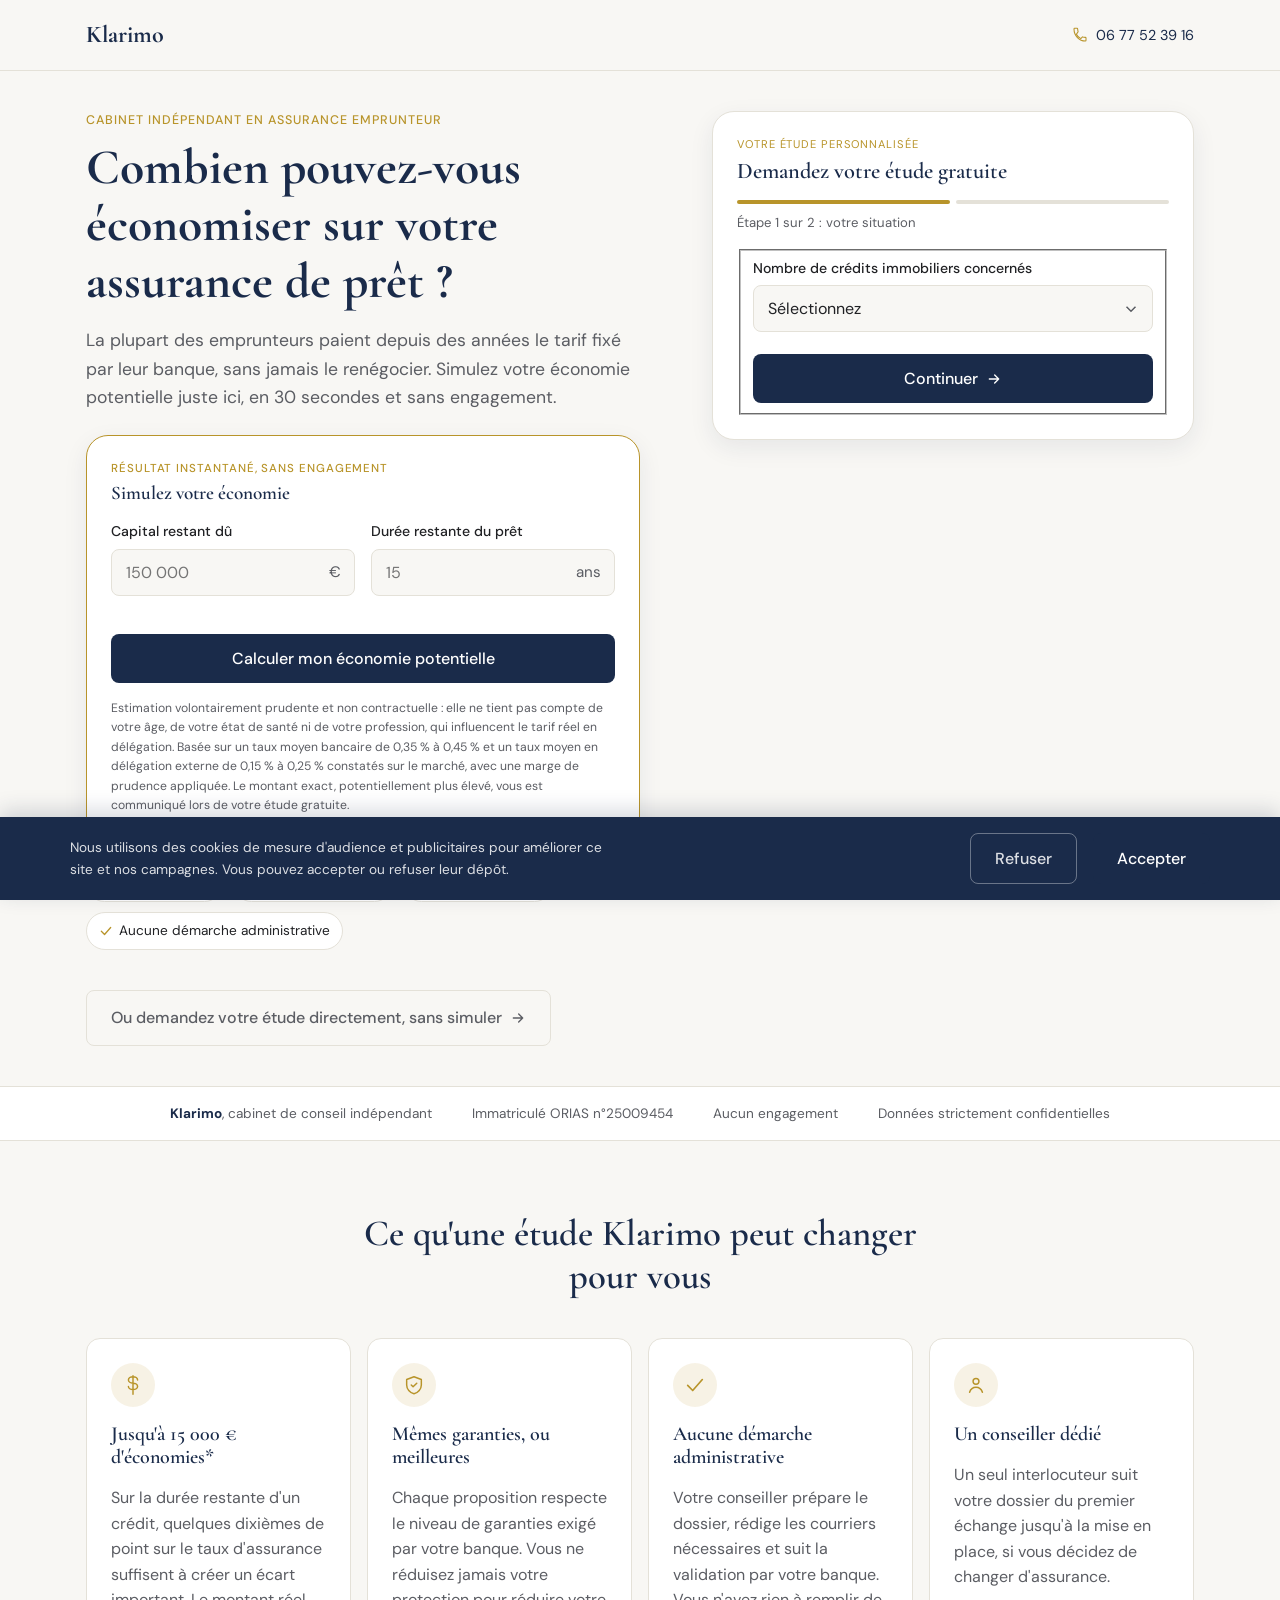
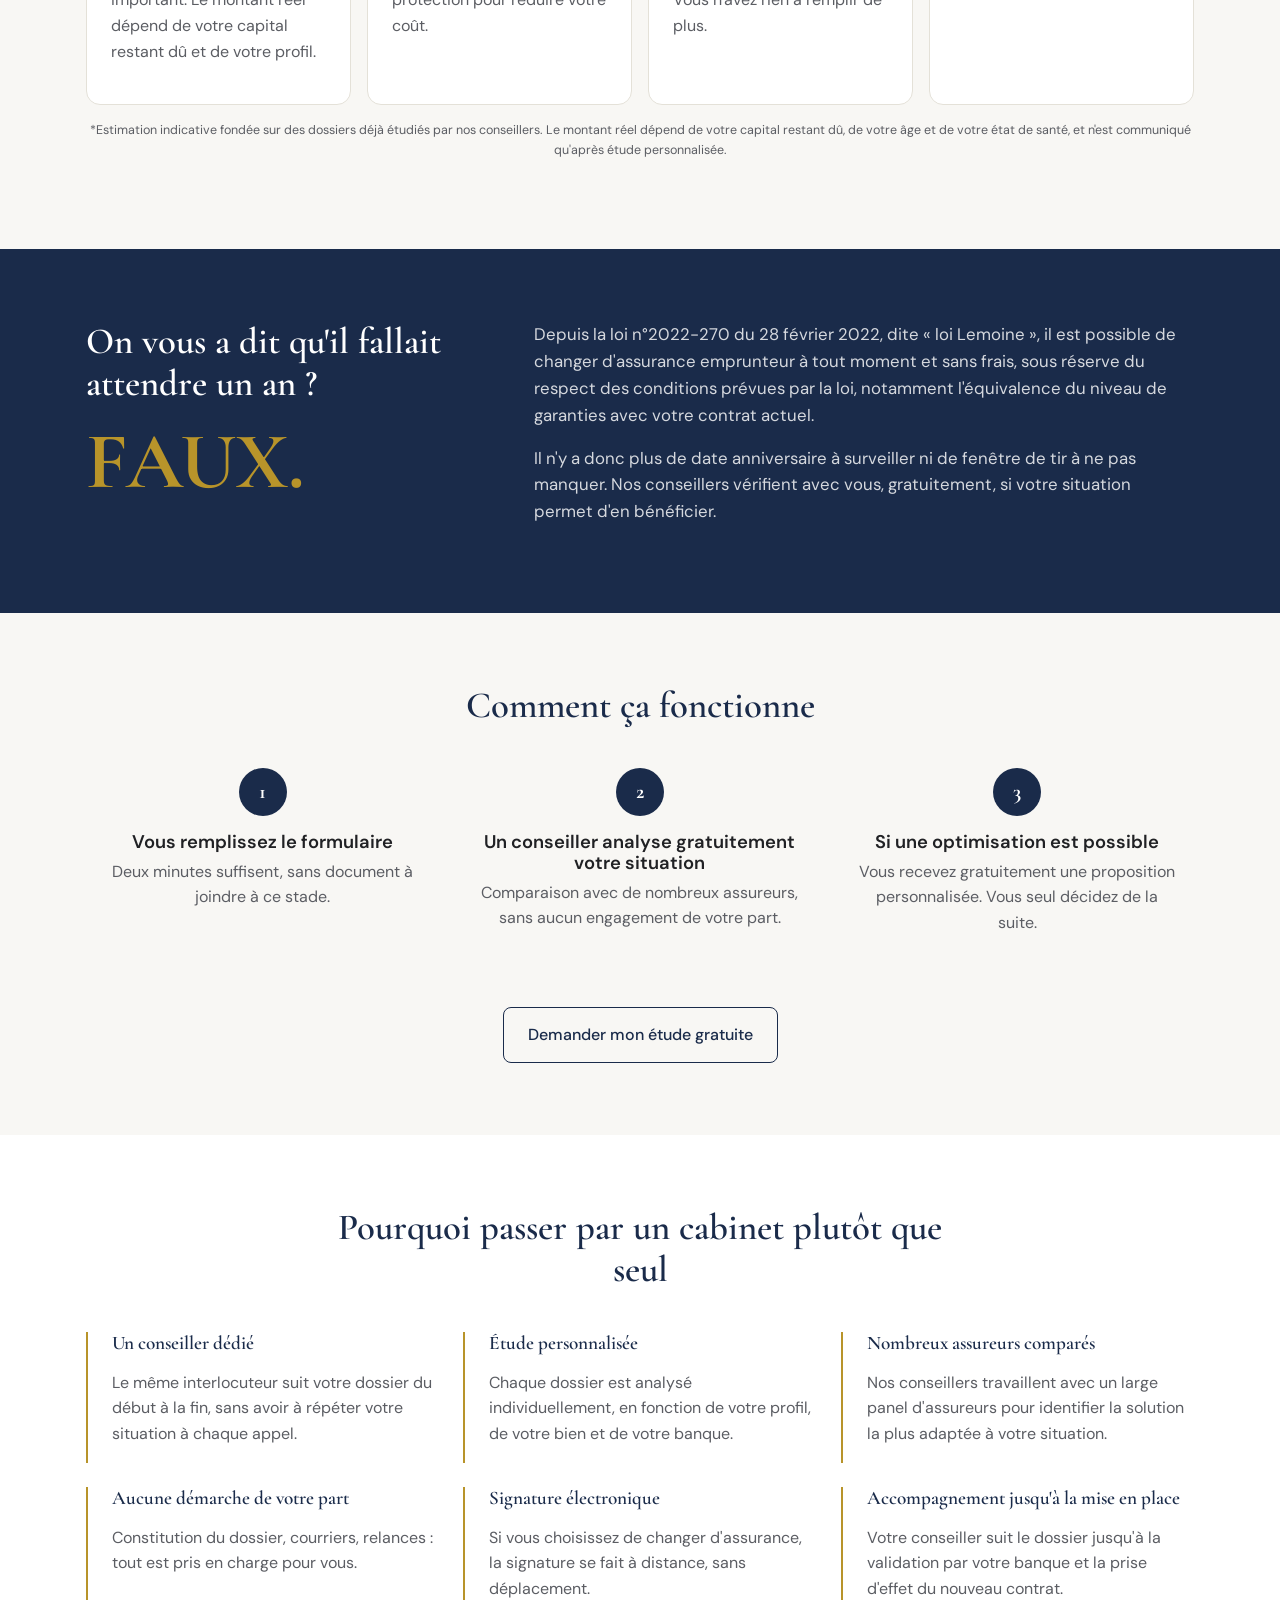
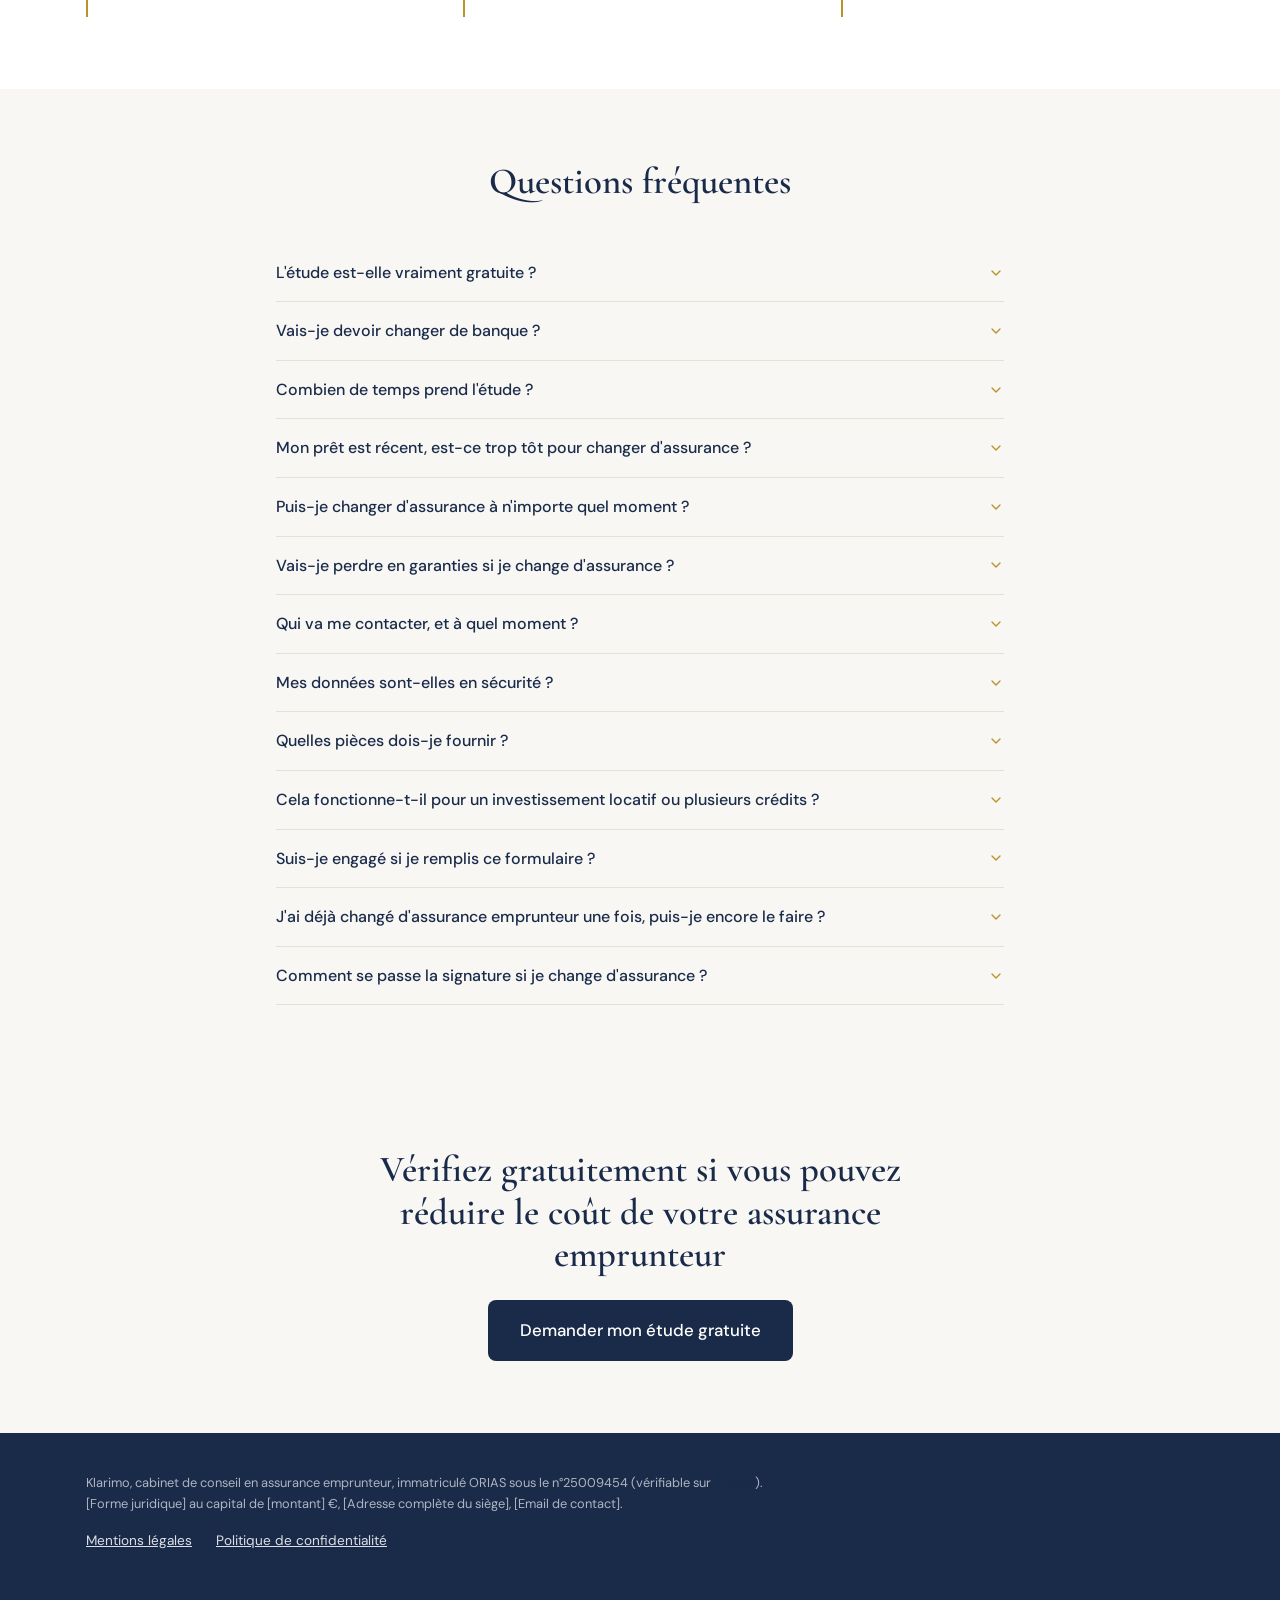
<file: index.html>
<!DOCTYPE html>
<html lang="fr">
<head>
<meta charset="UTF-8">
<meta name="viewport" content="width=device-width, initial-scale=1.0">

<!-- ========================================================================
  SEO : Title / Meta description / Canonical / Robots
  Remplacer le domaine ci-dessous (etude.klarimo.fr, à titre d'exemple de
  sous-domaine de campagne dédié) par le domaine réel de mise en ligne.
  Le domaine doit être identique dans : canonical, Open Graph, Twitter Card,
  schema.org, robots.txt et sitemap.xml.
======================================================================== -->
<title>Étude gratuite de votre assurance emprunteur | Klarimo</title>
<meta name="description" content="Vérifiez gratuitement si vous pouvez réduire le coût de votre assurance emprunteur, sans changer de banque. Étude personnalisée par un conseiller dédié, sans engagement.">
<link rel="canonical" href="https://etude.klarimo.fr/">
<meta name="robots" content="index, follow">
<meta name="author" content="Klarimo">

<!-- Open Graph -->
<meta property="og:type" content="website">
<meta property="og:title" content="Étude gratuite de votre assurance emprunteur | Klarimo">
<meta property="og:description" content="Réduisez le coût de votre assurance emprunteur sans changer de banque. Étude 100% gratuite et sans engagement, réalisée par un conseiller dédié.">
<meta property="og:image" content="https://etude.klarimo.fr/assets/og-image.jpg">
<meta property="og:image:width" content="1200">
<meta property="og:image:height" content="630">
<meta property="og:url" content="https://etude.klarimo.fr/">
<meta property="og:site_name" content="Klarimo">
<meta property="og:locale" content="fr_FR">

<!-- Twitter Card -->
<meta name="twitter:card" content="summary_large_image">
<meta name="twitter:title" content="Étude gratuite de votre assurance emprunteur | Klarimo">
<meta name="twitter:description" content="Réduisez le coût de votre assurance emprunteur sans changer de banque. Étude 100% gratuite et sans engagement.">
<meta name="twitter:image" content="https://etude.klarimo.fr/assets/og-image.jpg">

<!-- Favicon / PWA manifest -->
<link rel="icon" href="assets/favicon.svg" type="image/svg+xml">
<link rel="manifest" href="manifest.json">
<meta name="theme-color" content="#1A2B4A">

<!-- Performance : préconnexion polices + préchargement CSS critique -->
<link rel="preconnect" href="https://fonts.googleapis.com">
<link rel="preconnect" href="https://fonts.gstatic.com" crossorigin>
<link rel="stylesheet" href="https://fonts.googleapis.com/css2?family=Cormorant+Garamond:wght@500;600;700&family=DM+Sans:wght@400;500;700&display=swap">
<link rel="preload" as="style" href="css/style.css">
<link rel="stylesheet" href="css/style.css">

<!-- ========================================================================
  Schema.org : Organization + FAQPage
  Le contenu du FAQPage DOIT rester identique au texte visible plus bas
  (cohérence exigée par Google, et honnêteté vis-à-vis du visiteur).
======================================================================== -->
<script type="application/ld+json">
{
  "@context": "https://schema.org",
  "@type": "Organization",
  "name": "Klarimo",
  "url": "https://klarimo.fr",
  "description": "Cabinet de conseil indépendant spécialisé dans l'optimisation de l'assurance emprunteur.",
  "identifier": "ORIAS n°25009454"
}
</script>
<script type="application/ld+json">
{
  "@context": "https://schema.org",
  "@type": "FAQPage",
  "mainEntity": [
    {"@type":"Question","name":"L'étude est-elle vraiment gratuite ?","acceptedAnswer":{"@type":"Answer","text":"Oui. L'analyse de votre contrat actuel et la recherche d'une alternative plus avantageuse sont entièrement gratuites et sans engagement. Vous ne payez que si vous décidez, en toute liberté, de changer d'assurance."}},
    {"@type":"Question","name":"Vais-je devoir changer de banque ?","acceptedAnswer":{"@type":"Answer","text":"Non. Changer d'assurance emprunteur ne signifie pas changer de banque ni de crédit. Seul le contrat d'assurance lié à votre prêt évolue ; votre banque continue de gérer votre crédit exactement comme avant."}},
    {"@type":"Question","name":"Combien de temps prend l'étude ?","acceptedAnswer":{"@type":"Answer","text":"Le formulaire prend deux minutes. Un conseiller analyse ensuite votre dossier et revient vers vous avec un premier retour, sans que vous ayez à effectuer la moindre démarche entre-temps."}},
    {"@type":"Question","name":"Mon prêt est récent, est-ce trop tôt pour changer d'assurance ?","acceptedAnswer":{"@type":"Answer","text":"Non. Depuis la loi Lemoine du 28 février 2022, il n'existe plus de délai minimum à respecter : vous pouvez demander une étude dès la signature de votre prêt."}},
    {"@type":"Question","name":"Puis-je changer d'assurance à n'importe quel moment ?","acceptedAnswer":{"@type":"Answer","text":"La loi Lemoine permet de résilier son assurance emprunteur à tout moment et sans frais, sous réserve du respect des conditions prévues par la loi, notamment l'équivalence du niveau de garanties avec votre contrat actuel."}},
    {"@type":"Question","name":"Vais-je perdre en garanties si je change d'assurance ?","acceptedAnswer":{"@type":"Answer","text":"Non. La loi impose que le nouveau contrat offre un niveau de garanties équivalent ou supérieur au contrat actuellement exigé par votre banque. Nos conseillers ne proposent que des solutions respectant cette équivalence."}},
    {"@type":"Question","name":"Qui va me contacter, et à quel moment ?","acceptedAnswer":{"@type":"Answer","text":"Un unique conseiller dédié vous contacte, au créneau que vous avez indiqué si vous en avez précisé un. Vous n'êtes jamais rappelé par plusieurs interlocuteurs différents."}},
    {"@type":"Question","name":"Mes données sont-elles en sécurité ?","acceptedAnswer":{"@type":"Answer","text":"Oui. Vos informations ne sont utilisées que pour étudier votre dossier et ne sont jamais revendues à des tiers. Vous pouvez demander leur suppression à tout moment."}},
    {"@type":"Question","name":"Quelles pièces dois-je fournir ?","acceptedAnswer":{"@type":"Answer","text":"Pour la demande initiale, aucune pièce n'est nécessaire : un ordre de grandeur du capital restant dû suffit. Le tableau d'amortissement et le contrat d'assurance actuel ne seront demandés qu'en cas de proposition personnalisée, pour finaliser le dossier."}},
    {"@type":"Question","name":"Cela fonctionne-t-il pour un investissement locatif ou plusieurs crédits ?","acceptedAnswer":{"@type":"Answer","text":"Oui. Le formulaire s'adapte automatiquement si vous avez plusieurs crédits, qu'il s'agisse de résidence principale, secondaire ou d'investissements locatifs."}},
    {"@type":"Question","name":"Suis-je engagé si je remplis ce formulaire ?","acceptedAnswer":{"@type":"Answer","text":"Non, à aucun moment. Vous demandez une étude gratuite. Si une optimisation est possible, un devis vous est présenté et vous restez entièrement libre de l'accepter ou non."}},
    {"@type":"Question","name":"J'ai déjà changé d'assurance emprunteur une fois, puis-je encore le faire ?","acceptedAnswer":{"@type":"Answer","text":"Oui. La loi Lemoine autorise un changement à tout moment, sans limite de nombre, tant que les conditions d'équivalence de garanties sont respectées."}},
    {"@type":"Question","name":"Comment se passe la signature si je change d'assurance ?","acceptedAnswer":{"@type":"Answer","text":"L'intégralité du processus, y compris la signature du nouveau contrat, peut se faire par voie électronique. Votre conseiller vous accompagne jusqu'à la prise d'effet du nouveau contrat."}}
  ]
}
</script>

<!-- ========================================================================
  TRACKING : GTM / GA4 / Meta Pixel
  Chargés uniquement après consentement (bandeau cookies CNIL), via
  js/consent.js. Voir l'appel KlarimoConsent.init() en bas de page.
  Remplacer les identifiants GTM-XXXXXXX / G-XXXXXXXXXX / 0000000000000000
  par les vrais identifiants avant mise en ligne.
  Conversions API (à venir) : un événement "Lead" côté serveur, en complément
  du pixel côté navigateur, améliore la fiabilité de l'attribution Meta.
  Un squelette de fonction est prêt dans netlify/functions/capi-lead.js.
======================================================================== -->
</head>
<body>

<a class="skip-link" href="#contenu-principal">Aller au contenu principal</a>

<header class="site-header">
  <div class="container header-inner">
    <a href="index.html" class="logo">Klarimo</a>
    <a href="tel:+33677523916" class="header-phone" aria-label="Appeler le cabinet Klarimo">
      <svg width="16" height="16" viewBox="0 0 24 24" fill="none" aria-hidden="true"><path d="M6.6 10.8c1.4 2.8 3.8 5.1 6.6 6.6l2.2-2.2c.3-.3.7-.4 1-.2 1.1.4 2.3.6 3.6.6.6 0 1 .4 1 1V20c0 .6-.4 1-1 1C10.9 21 3 13.1 3 3c0-.6.4-1 1-1h3.5c.6 0 1 .4 1 1 0 1.2.2 2.4.6 3.6.1.4 0 .8-.3 1.1L6.6 10.8Z" stroke="currentColor" stroke-width="1.6" stroke-linejoin="round"/></svg>
      <span><!-- TODO: remplacer par le vrai numéro --> 06 77 52 39 16</span>
    </a>
  </div>
</header>

<main id="contenu-principal">

  <!-- ====================================================================
    HERO : compréhension de l'offre en moins de 3 secondes
  ==================================================================== -->
  <section class="hero">
    <div class="container hero-grid">

      <div class="hero-content">
        <p class="eyebrow">Cabinet indépendant en assurance emprunteur</p>
        <h1>Combien pouvez-vous économiser sur votre assurance de prêt ?</h1>
        <p class="hero-subtitle">La plupart des emprunteurs paient depuis des années le tarif fixé par leur banque, sans jamais le renégocier. Simulez votre économie potentielle juste ici, en 30 secondes et sans engagement.</p>

        <div class="simulateur-card simulateur-hero">
          <p class="simulateur-eyebrow">Résultat instantané, sans engagement</p>
          <h2 id="simulateur-title">Simulez votre économie</h2>

          <div class="simulateur-fields">
            <div class="field">
              <label for="sim-capital">Capital restant dû</label>
              <div class="input-suffix">
                <input type="text" inputmode="numeric" autocomplete="off" id="sim-capital" placeholder="150 000" aria-describedby="err-sim-capital">
                <span class="suffix" aria-hidden="true">€</span>
              </div>
              <p class="field-error" role="alert" id="err-sim-capital" hidden></p>
            </div>
            <div class="field">
              <label for="sim-duree">Durée restante du prêt</label>
              <div class="input-suffix">
                <input type="text" inputmode="numeric" autocomplete="off" id="sim-duree" placeholder="15" aria-describedby="err-sim-duree">
                <span class="suffix" aria-hidden="true">ans</span>
              </div>
              <p class="field-error" role="alert" id="err-sim-duree" hidden></p>
            </div>
          </div>

          <button type="button" class="btn btn-primary simulateur-btn" id="sim-calculer">Calculer mon économie potentielle</button>

          <div class="simulateur-resultat" id="sim-resultat" hidden aria-live="polite">
            <p class="simulateur-resultat-label">Économie potentielle estimée sur la durée restante de votre prêt</p>
            <p class="simulateur-resultat-montant"><span id="sim-montant-bas">0</span> € à <span id="sim-montant-haut">0</span> €</p>
            <p class="simulateur-reassurance">Aucun frais de dossier ne peut vous être facturé pour ce changement (loi Lemoine du 28 février 2022).</p>
            <a href="#form-lead" class="btn btn-secondary" data-cta="simulateur">Obtenir mon étude gratuite et personnalisée</a>
          </div>

          <p class="simulateur-disclaimer">Estimation volontairement prudente et non contractuelle : elle ne tient pas compte de votre âge, de votre état de santé ni de votre profession, qui influencent le tarif réel en délégation. Basée sur un taux moyen bancaire de 0,35 % à 0,45 % et un taux moyen en délégation externe de 0,15 % à 0,25 % constatés sur le marché, avec une marge de prudence appliquée. Le montant exact, potentiellement plus élevé, vous est communiqué lors de votre étude gratuite.</p>
        </div>

        <ul class="badge-list" role="list">
          <li class="badge">
            <svg width="14" height="14" viewBox="0 0 24 24" fill="none" aria-hidden="true"><path d="M4 12.5 9.5 18 20 6" stroke="currentColor" stroke-width="2.2" stroke-linecap="round" stroke-linejoin="round"/></svg>
            Étude gratuite
          </li>
          <li class="badge">
            <svg width="14" height="14" viewBox="0 0 24 24" fill="none" aria-hidden="true"><path d="M4 12.5 9.5 18 20 6" stroke="currentColor" stroke-width="2.2" stroke-linecap="round" stroke-linejoin="round"/></svg>
            Sans engagement
          </li>
          <li class="badge">
            <svg width="14" height="14" viewBox="0 0 24 24" fill="none" aria-hidden="true"><path d="M4 12.5 9.5 18 20 6" stroke="currentColor" stroke-width="2.2" stroke-linecap="round" stroke-linejoin="round"/></svg>
            Conseiller dédié
          </li>
          <li class="badge">
            <svg width="14" height="14" viewBox="0 0 24 24" fill="none" aria-hidden="true"><path d="M4 12.5 9.5 18 20 6" stroke="currentColor" stroke-width="2.2" stroke-linecap="round" stroke-linejoin="round"/></svg>
            Aucune démarche administrative
          </li>
        </ul>

        <a href="#form-lead" class="btn btn-ghost hero-cta" data-cta="hero">
          Ou demandez votre étude directement, sans simuler
          <svg width="16" height="16" viewBox="0 0 24 24" fill="none" aria-hidden="true"><path d="M5 12h14M13 6l6 6-6 6" stroke="currentColor" stroke-width="2" stroke-linecap="round" stroke-linejoin="round"/></svg>
        </a>
      </div>

      <div class="hero-form-wrapper" id="form-lead">
        <div class="form-card">
          <div class="form-header">
            <p class="form-eyebrow">Votre étude personnalisée</p>
            <h2>Demandez votre étude gratuite</h2>
            <div class="progress-bar" role="progressbar" aria-valuenow="1" aria-valuemin="1" aria-valuemax="2" aria-label="Progression du formulaire" id="progress-bar">
              <div class="progress-step is-active" data-step-indicator="1"></div>
              <div class="progress-step" data-step-indicator="2"></div>
            </div>
            <p class="progress-label" id="progress-label">Étape 1 sur 2 : votre situation</p>
          </div>

          <form name="etude-assurance-emprunteur" method="POST" data-netlify="true" netlify-honeypot="bot-field" action="merci.html" id="lead-form" novalidate>
            <input type="hidden" name="form-name" value="etude-assurance-emprunteur">
            <input type="hidden" name="source_lead" id="source_lead" value="">
            <p class="visually-hidden">
              <label>Ne pas remplir ce champ si vous êtes humain : <input name="bot-field" tabindex="-1" autocomplete="off"></label>
            </p>

            <!-- STEP 1 : situation, aucune information identifiante -->
            <fieldset class="form-step" data-step="1" id="step-1">
              <legend class="visually-hidden">Votre situation</legend>

              <div class="field">
                <label for="nombre_credits">Nombre de crédits immobiliers concernés</label>
                <select id="nombre_credits" name="nombre_credits" required aria-describedby="err-nombre_credits">
                  <option value="">Sélectionnez</option>
                  <option value="1">1 crédit</option>
                  <option value="2">2 crédits</option>
                  <option value="3">3 crédits</option>
                  <option value="4">4 crédits</option>
                  <option value="5">5 crédits ou plus</option>
                </select>
                <p class="field-error" role="alert" id="err-nombre_credits" hidden></p>
              </div>

              <div id="credit-blocks">

                <div class="credit-block" data-credit-index="1">
                  <p class="credit-block-title">Crédit n°1</p>
                  <div class="field">
                    <label for="capital_1">Capital restant dû</label>
                    <div class="input-suffix">
                      <input type="text" inputmode="numeric" autocomplete="off" id="capital_1" name="capital_restant_du_1" placeholder="150 000" required aria-describedby="err-capital_1 help-capital_1">
                      <span class="suffix" aria-hidden="true">€</span>
                    </div>
                    <p class="field-help" id="help-capital_1">Un ordre de grandeur suffit.</p>
                    <p class="field-error" role="alert" id="err-capital_1" hidden></p>
                  </div>
                  <div class="field">
                    <label for="type_bien_1">Type de bien</label>
                    <select id="type_bien_1" name="type_bien_1" required aria-describedby="err-type_bien_1">
                      <option value="">Sélectionnez</option>
                      <option value="Résidence principale">Résidence principale</option>
                      <option value="Résidence secondaire">Résidence secondaire</option>
                      <option value="Investissement locatif">Investissement locatif</option>
                    </select>
                    <p class="field-error" role="alert" id="err-type_bien_1" hidden></p>
                  </div>
                </div>

                <div class="credit-block" data-credit-index="2" hidden>
                  <p class="credit-block-title">Crédit n°2</p>
                  <div class="field">
                    <label for="capital_2">Capital restant dû</label>
                    <div class="input-suffix">
                      <input type="text" inputmode="numeric" autocomplete="off" id="capital_2" name="capital_restant_du_2" placeholder="150 000" disabled aria-describedby="err-capital_2">
                      <span class="suffix" aria-hidden="true">€</span>
                    </div>
                    <p class="field-error" role="alert" id="err-capital_2" hidden></p>
                  </div>
                  <div class="field">
                    <label for="type_bien_2">Type de bien</label>
                    <select id="type_bien_2" name="type_bien_2" disabled aria-describedby="err-type_bien_2">
                      <option value="">Sélectionnez</option>
                      <option value="Résidence principale">Résidence principale</option>
                      <option value="Résidence secondaire">Résidence secondaire</option>
                      <option value="Investissement locatif">Investissement locatif</option>
                    </select>
                    <p class="field-error" role="alert" id="err-type_bien_2" hidden></p>
                  </div>
                </div>

                <div class="credit-block" data-credit-index="3" hidden>
                  <p class="credit-block-title">Crédit n°3</p>
                  <div class="field">
                    <label for="capital_3">Capital restant dû</label>
                    <div class="input-suffix">
                      <input type="text" inputmode="numeric" autocomplete="off" id="capital_3" name="capital_restant_du_3" placeholder="150 000" disabled aria-describedby="err-capital_3">
                      <span class="suffix" aria-hidden="true">€</span>
                    </div>
                    <p class="field-error" role="alert" id="err-capital_3" hidden></p>
                  </div>
                  <div class="field">
                    <label for="type_bien_3">Type de bien</label>
                    <select id="type_bien_3" name="type_bien_3" disabled aria-describedby="err-type_bien_3">
                      <option value="">Sélectionnez</option>
                      <option value="Résidence principale">Résidence principale</option>
                      <option value="Résidence secondaire">Résidence secondaire</option>
                      <option value="Investissement locatif">Investissement locatif</option>
                    </select>
                    <p class="field-error" role="alert" id="err-type_bien_3" hidden></p>
                  </div>
                </div>

                <div class="credit-block" data-credit-index="4" hidden>
                  <p class="credit-block-title">Crédit n°4</p>
                  <div class="field">
                    <label for="capital_4">Capital restant dû</label>
                    <div class="input-suffix">
                      <input type="text" inputmode="numeric" autocomplete="off" id="capital_4" name="capital_restant_du_4" placeholder="150 000" disabled aria-describedby="err-capital_4">
                      <span class="suffix" aria-hidden="true">€</span>
                    </div>
                    <p class="field-error" role="alert" id="err-capital_4" hidden></p>
                  </div>
                  <div class="field">
                    <label for="type_bien_4">Type de bien</label>
                    <select id="type_bien_4" name="type_bien_4" disabled aria-describedby="err-type_bien_4">
                      <option value="">Sélectionnez</option>
                      <option value="Résidence principale">Résidence principale</option>
                      <option value="Résidence secondaire">Résidence secondaire</option>
                      <option value="Investissement locatif">Investissement locatif</option>
                    </select>
                    <p class="field-error" role="alert" id="err-type_bien_4" hidden></p>
                  </div>
                </div>

                <div class="credit-block" data-credit-index="5" hidden>
                  <p class="credit-block-title">Crédit n°5 et plus</p>
                  <div class="field">
                    <label for="capital_5">Capital restant dû cumulé</label>
                    <div class="input-suffix">
                      <input type="text" inputmode="numeric" autocomplete="off" id="capital_5" name="capital_restant_du_5" placeholder="150 000" disabled aria-describedby="err-capital_5 help-capital_5">
                      <span class="suffix" aria-hidden="true">€</span>
                    </div>
                    <p class="field-help" id="help-capital_5">Cumulez le capital restant dû des crédits supplémentaires, votre conseiller affinera avec vous.</p>
                    <p class="field-error" role="alert" id="err-capital_5" hidden></p>
                  </div>
                  <div class="field">
                    <label for="type_bien_5">Type de bien principal concerné</label>
                    <select id="type_bien_5" name="type_bien_5" disabled aria-describedby="err-type_bien_5">
                      <option value="">Sélectionnez</option>
                      <option value="Résidence principale">Résidence principale</option>
                      <option value="Résidence secondaire">Résidence secondaire</option>
                      <option value="Investissement locatif">Investissement locatif</option>
                    </select>
                    <p class="field-error" role="alert" id="err-type_bien_5" hidden></p>
                  </div>
                </div>

              </div>

              <button type="button" class="btn btn-primary btn-full" id="step-1-next">
                Continuer
                <svg width="16" height="16" viewBox="0 0 24 24" fill="none" aria-hidden="true"><path d="M5 12h14M13 6l6 6-6 6" stroke="currentColor" stroke-width="2" stroke-linecap="round" stroke-linejoin="round"/></svg>
              </button>
            </fieldset>

            <!-- STEP 2 : coordonnées, demandées après un premier effort investi -->
            <fieldset class="form-step" data-step="2" id="step-2" hidden>
              <legend class="visually-hidden">Vos coordonnées</legend>

              <div class="field-row">
                <div class="field">
                  <label for="prenom">Prénom</label>
                  <input type="text" id="prenom" name="prenom" autocomplete="given-name" required aria-describedby="err-prenom">
                  <p class="field-error" role="alert" id="err-prenom" hidden></p>
                </div>
                <div class="field">
                  <label for="nom">Nom</label>
                  <input type="text" id="nom" name="nom" autocomplete="family-name" required aria-describedby="err-nom">
                  <p class="field-error" role="alert" id="err-nom" hidden></p>
                </div>
              </div>

              <div class="field">
                <label for="telephone">Téléphone</label>
                <input type="tel" id="telephone" name="telephone" inputmode="tel" autocomplete="tel" placeholder="06 12 34 56 78" required aria-describedby="err-telephone">
                <p class="field-error" role="alert" id="err-telephone" hidden></p>
              </div>

              <div class="field">
                <label for="email">Email</label>
                <input type="email" id="email" name="email" autocomplete="email" inputmode="email" placeholder="prenom.nom@email.fr" required aria-describedby="err-email">
                <p class="field-error" role="alert" id="err-email" hidden></p>
              </div>

              <div class="field-group parcours-choice">
                <p class="parcours-choice-label">Comment souhaitez-vous procéder ?</p>
                <div class="parcours-options" role="radiogroup" aria-label="Choix du parcours">
                  <label class="parcours-option">
                    <input type="radio" name="parcours_souhaite" value="rappel" checked>
                    <span class="parcours-option-title">Être rappelé(e)</span>
                    <span class="parcours-option-desc">Un conseiller vous appelle pour recueillir vos informations.</span>
                  </label>
                  <label class="parcours-option">
                    <input type="radio" name="parcours_souhaite" value="direct">
                    <span class="parcours-option-title">Transmettre directement mes informations</span>
                    <span class="parcours-option-desc">Vous répondez à quelques questions et transmettez vos documents maintenant, sans attendre d'appel.</span>
                  </label>
                </div>
              </div>

              <div class="field" id="bloc-parcours-rappel">
                <label for="creneau_rappel">Créneau préféré pour être rappelé <span class="optional">(facultatif)</span></label>
                <select id="creneau_rappel" name="creneau_rappel">
                  <option value="Peu importe" selected>Peu importe</option>
                  <option value="Matin">Matin</option>
                  <option value="Après-midi">Après-midi</option>
                  <option value="Soir">Soir</option>
                </select>
              </div>

              <div class="bloc-parcours-direct" id="bloc-parcours-direct" hidden>
                <p class="parcours-direct-intro">Ces informations permettent de préparer votre devis sans appel préalable. Elles restent strictement confidentielles et les documents transmis sont supprimés après votre étude.</p>

                <fieldset class="sous-bloc">
                  <legend>Votre situation personnelle</legend>

                  <div class="field-row">
                    <div class="field">
                      <label for="date_naissance">Date de naissance</label>
                      <input type="date" id="date_naissance" name="date_naissance" aria-describedby="err-date_naissance">
                      <p class="field-error" role="alert" id="err-date_naissance" hidden></p>
                    </div>
                    <div class="field">
                      <label for="lieu_naissance">Lieu de naissance</label>
                      <input type="text" id="lieu_naissance" name="lieu_naissance" autocomplete="off">
                    </div>
                  </div>

                  <div class="field">
                    <label for="nationalite">Nationalité</label>
                    <input type="text" id="nationalite" name="nationalite" value="Française" autocomplete="off">
                  </div>

                  <div class="field">
                    <label for="profession">Profession</label>
                    <input type="text" id="profession" name="profession" autocomplete="off" placeholder="Ex : plombier, infirmière, commercial...">
                  </div>

                  <div class="field">
                    <label for="categorie_pro">Catégorie professionnelle</label>
                    <select id="categorie_pro" name="categorie_pro">
                      <option value="">Sélectionnez</option>
                      <option value="Cadre">Cadre</option>
                      <option value="Salarié">Salarié</option>
                      <option value="TNS">TNS (travailleur non salarié)</option>
                      <option value="Fonctionnaire">Fonctionnaire</option>
                    </select>
                  </div>

                  <div class="field" id="bloc-categorie-fonctionnaire" hidden>
                    <label for="categorie_fonctionnaire">Catégorie de fonctionnaire</label>
                    <select id="categorie_fonctionnaire" name="categorie_fonctionnaire">
                      <option value="">Sélectionnez</option>
                      <option value="Catégorie A">Catégorie A</option>
                      <option value="Catégorie B">Catégorie B</option>
                      <option value="Catégorie C">Catégorie C</option>
                    </select>
                  </div>

                  <div class="field-row" id="bloc-tns" hidden>
                    <div class="field">
                      <label for="siren">SIREN</label>
                      <input type="text" id="siren" name="siren" inputmode="numeric" autocomplete="off">
                    </div>
                    <div class="field">
                      <label for="code_ape">Code APE</label>
                      <input type="text" id="code_ape" name="code_ape" autocomplete="off">
                    </div>
                  </div>

                  <div class="field">
                    <label for="km_professionnel">Kilométrage professionnel annuel <span class="optional">(hors trajet domicile-travail)</span></label>
                    <input type="number" id="km_professionnel" name="km_professionnel" min="0" inputmode="numeric" autocomplete="off">
                  </div>

                  <div class="field-row">
                    <div class="field">
                      <label for="profession_manuelle">Profession manuelle</label>
                      <select id="profession_manuelle" name="profession_manuelle">
                        <option value="">Sélectionnez</option>
                        <option value="Oui">Oui</option>
                        <option value="Non">Non</option>
                      </select>
                    </div>
                    <div class="field">
                      <label for="produits_dangereux">Manipulation de produits dangereux</label>
                      <select id="produits_dangereux" name="produits_dangereux">
                        <option value="">Sélectionnez</option>
                        <option value="Oui">Oui</option>
                        <option value="Non">Non</option>
                      </select>
                    </div>
                  </div>

                  <div class="field">
                    <label for="activite_hauteur">Activité professionnelle à plus de 15 m de hauteur</label>
                    <select id="activite_hauteur" name="activite_hauteur">
                      <option value="">Sélectionnez</option>
                      <option value="Oui">Oui</option>
                      <option value="Non">Non</option>
                    </select>
                  </div>

                  <div class="field">
                    <label for="situation_familiale">Situation familiale</label>
                    <select id="situation_familiale" name="situation_familiale">
                      <option value="">Sélectionnez</option>
                      <option value="Célibataire">Célibataire</option>
                      <option value="Marié(e)">Marié(e)</option>
                      <option value="Pacsé(e)">Pacsé(e)</option>
                      <option value="Divorcé(e)">Divorcé(e)</option>
                      <option value="Veuf(ve)">Veuf(ve)</option>
                    </select>
                  </div>

                  <div class="field" id="bloc-regime-matrimonial" hidden>
                    <label for="regime_matrimonial">Régime matrimonial</label>
                    <select id="regime_matrimonial" name="regime_matrimonial">
                      <option value="">Sélectionnez</option>
                      <option value="Communauté légale (sans contrat)">Communauté légale (sans contrat)</option>
                      <option value="Séparation de biens">Séparation de biens</option>
                      <option value="Communauté universelle">Communauté universelle</option>
                      <option value="Participation aux acquêts">Participation aux acquêts</option>
                    </select>
                  </div>

                  <div class="field" id="bloc-regime-pacs" hidden>
                    <label for="regime_pacs">Régime du PACS</label>
                    <select id="regime_pacs" name="regime_pacs">
                      <option value="">Sélectionnez</option>
                      <option value="Séparation de biens (régime légal)">Séparation de biens (régime légal)</option>
                      <option value="Indivision">Indivision</option>
                    </select>
                  </div>

                  <div class="field-row">
                    <div class="field">
                      <label for="nombre_enfants">Nombre d'enfants</label>
                      <input type="number" id="nombre_enfants" name="nombre_enfants" min="0" inputmode="numeric" autocomplete="off">
                    </div>
                    <div class="field">
                      <label for="enfants_charge">Dont enfants à charge</label>
                      <input type="number" id="enfants_charge" name="enfants_charge" min="0" inputmode="numeric" autocomplete="off">
                    </div>
                  </div>

                  <div class="field">
                    <label for="nicotine_24mois">Consommation de nicotine dans les 24 derniers mois</label>
                    <select id="nicotine_24mois" name="nicotine_24mois">
                      <option value="">Sélectionnez</option>
                      <option value="Oui">Oui</option>
                      <option value="Non">Non</option>
                    </select>
                  </div>

                  <div class="field-row">
                    <div class="field">
                      <label for="sport_pratique">Sport pratiqué <span class="optional">(facultatif, sinon laissez vide)</span></label>
                      <input type="text" id="sport_pratique" name="sport_pratique" autocomplete="off">
                    </div>
                    <div class="field">
                      <label for="licence_club">Licence en club</label>
                      <select id="licence_club" name="licence_club">
                        <option value="">Sélectionnez</option>
                        <option value="Oui">Oui</option>
                        <option value="Non">Non</option>
                      </select>
                    </div>
                  </div>
                </fieldset>

                <div class="field field-checkbox">
                  <input type="checkbox" id="co_emprunteur_present" name="co_emprunteur_present" value="oui">
                  <label for="co_emprunteur_present">Un co-emprunteur est concerné par ce dossier</label>
                </div>

                <fieldset class="sous-bloc" id="bloc-co-emprunteur" hidden>
                  <legend>Situation du co-emprunteur</legend>

                  <div class="field-row">
                    <div class="field">
                      <label for="co_prenom">Prénom du co-emprunteur</label>
                      <input type="text" id="co_prenom" name="co_prenom" autocomplete="off">
                    </div>
                    <div class="field">
                      <label for="co_nom">Nom du co-emprunteur</label>
                      <input type="text" id="co_nom" name="co_nom" autocomplete="off">
                    </div>
                  </div>

                  <div class="field-row">
                    <div class="field">
                      <label for="co_date_naissance">Date de naissance</label>
                      <input type="date" id="co_date_naissance" name="co_date_naissance">
                    </div>
                    <div class="field">
                      <label for="co_lieu_naissance">Lieu de naissance</label>
                      <input type="text" id="co_lieu_naissance" name="co_lieu_naissance" autocomplete="off">
                    </div>
                  </div>

                  <div class="field">
                    <label for="co_nationalite">Nationalité</label>
                    <input type="text" id="co_nationalite" name="co_nationalite" value="Française" autocomplete="off">
                  </div>

                  <div class="field">
                    <label for="co_profession">Profession</label>
                    <input type="text" id="co_profession" name="co_profession" autocomplete="off" placeholder="Ex : plombier, infirmière, commercial...">
                  </div>

                  <div class="field">
                    <label for="co_categorie_pro">Catégorie professionnelle</label>
                    <select id="co_categorie_pro" name="co_categorie_pro">
                      <option value="">Sélectionnez</option>
                      <option value="Cadre">Cadre</option>
                      <option value="Salarié">Salarié</option>
                      <option value="TNS">TNS (travailleur non salarié)</option>
                      <option value="Fonctionnaire">Fonctionnaire</option>
                    </select>
                  </div>

                  <div class="field" id="bloc-co-categorie-fonctionnaire" hidden>
                    <label for="co_categorie_fonctionnaire">Catégorie de fonctionnaire</label>
                    <select id="co_categorie_fonctionnaire" name="co_categorie_fonctionnaire">
                      <option value="">Sélectionnez</option>
                      <option value="Catégorie A">Catégorie A</option>
                      <option value="Catégorie B">Catégorie B</option>
                      <option value="Catégorie C">Catégorie C</option>
                    </select>
                  </div>

                  <div class="field-row" id="bloc-co-tns" hidden>
                    <div class="field">
                      <label for="co_siren">SIREN</label>
                      <input type="text" id="co_siren" name="co_siren" inputmode="numeric" autocomplete="off">
                    </div>
                    <div class="field">
                      <label for="co_code_ape">Code APE</label>
                      <input type="text" id="co_code_ape" name="co_code_ape" autocomplete="off">
                    </div>
                  </div>

                  <div class="field">
                    <label for="co_km_professionnel">Kilométrage professionnel annuel <span class="optional">(hors trajet domicile-travail)</span></label>
                    <input type="number" id="co_km_professionnel" name="co_km_professionnel" min="0" inputmode="numeric" autocomplete="off">
                  </div>

                  <div class="field-row">
                    <div class="field">
                      <label for="co_profession_manuelle">Profession manuelle</label>
                      <select id="co_profession_manuelle" name="co_profession_manuelle">
                        <option value="">Sélectionnez</option>
                        <option value="Oui">Oui</option>
                        <option value="Non">Non</option>
                      </select>
                    </div>
                    <div class="field">
                      <label for="co_produits_dangereux">Manipulation de produits dangereux</label>
                      <select id="co_produits_dangereux" name="co_produits_dangereux">
                        <option value="">Sélectionnez</option>
                        <option value="Oui">Oui</option>
                        <option value="Non">Non</option>
                      </select>
                    </div>
                  </div>

                  <div class="field">
                    <label for="co_activite_hauteur">Activité professionnelle à plus de 15 m de hauteur</label>
                    <select id="co_activite_hauteur" name="co_activite_hauteur">
                      <option value="">Sélectionnez</option>
                      <option value="Oui">Oui</option>
                      <option value="Non">Non</option>
                    </select>
                  </div>

                  <div class="field">
                    <label for="co_situation_familiale">Situation familiale</label>
                    <select id="co_situation_familiale" name="co_situation_familiale">
                      <option value="">Sélectionnez</option>
                      <option value="Célibataire">Célibataire</option>
                      <option value="Marié(e)">Marié(e)</option>
                      <option value="Pacsé(e)">Pacsé(e)</option>
                      <option value="Divorcé(e)">Divorcé(e)</option>
                      <option value="Veuf(ve)">Veuf(ve)</option>
                    </select>
                  </div>

                  <div class="field" id="bloc-co-regime-matrimonial" hidden>
                    <label for="co_regime_matrimonial">Régime matrimonial</label>
                    <select id="co_regime_matrimonial" name="co_regime_matrimonial">
                      <option value="">Sélectionnez</option>
                      <option value="Communauté légale (sans contrat)">Communauté légale (sans contrat)</option>
                      <option value="Séparation de biens">Séparation de biens</option>
                      <option value="Communauté universelle">Communauté universelle</option>
                      <option value="Participation aux acquêts">Participation aux acquêts</option>
                    </select>
                  </div>

                  <div class="field" id="bloc-co-regime-pacs" hidden>
                    <label for="co_regime_pacs">Régime du PACS</label>
                    <select id="co_regime_pacs" name="co_regime_pacs">
                      <option value="">Sélectionnez</option>
                      <option value="Séparation de biens (régime légal)">Séparation de biens (régime légal)</option>
                      <option value="Indivision">Indivision</option>
                    </select>
                  </div>

                  <div class="field">
                    <label for="co_nicotine_24mois">Consommation de nicotine dans les 24 derniers mois</label>
                    <select id="co_nicotine_24mois" name="co_nicotine_24mois">
                      <option value="">Sélectionnez</option>
                      <option value="Oui">Oui</option>
                      <option value="Non">Non</option>
                    </select>
                  </div>

                  <div class="field-row">
                    <div class="field">
                      <label for="co_sport_pratique">Sport pratiqué <span class="optional">(facultatif, sinon laissez vide)</span></label>
                      <input type="text" id="co_sport_pratique" name="co_sport_pratique" autocomplete="off">
                    </div>
                    <div class="field">
                      <label for="co_licence_club">Licence en club</label>
                      <select id="co_licence_club" name="co_licence_club">
                        <option value="">Sélectionnez</option>
                        <option value="Oui">Oui</option>
                        <option value="Non">Non</option>
                      </select>
                    </div>
                  </div>
                </fieldset>

                <fieldset class="sous-bloc">
                  <legend>Vos documents</legend>
                  <p class="upload-intro">Fichiers PDF ou photo, 5 Mo maximum par fichier. Facultatif à cette étape : vous pouvez aussi les transmettre plus tard par WhatsApp ou email.</p>
                  <p class="upload-intro">Si votre offre de prêt comporte plusieurs crédits (prêt classique, prêt à taux zéro, prêt relais...), merci de joindre le tableau d'amortissement de chacun d'eux. Si votre assurance emprunteur n'apparaît pas dans ces tableaux, joignez aussi son contrat ou son propre tableau d'amortissement ci-dessous.</p>

                  <div class="field field-upload">
                    <label for="doc_offre_pret">Offre de prêt définitive</label>
                    <input type="file" id="doc_offre_pret" name="doc_offre_pret" accept=".pdf,.jpg,.jpeg,.png" multiple>
                    <p class="field-error" role="alert" id="err-doc_offre_pret" hidden></p>
                  </div>

                  <div class="field field-upload">
                    <label for="doc_tableau_amortissement">Tableau(x) d'amortissement du/des crédit(s) <span class="optional">(un fichier par crédit si plusieurs)</span></label>
                    <input type="file" id="doc_tableau_amortissement" name="doc_tableau_amortissement" accept=".pdf,.jpg,.jpeg,.png" multiple>
                    <p class="field-error" role="alert" id="err-doc_tableau_amortissement" hidden></p>
                  </div>

                  <div class="field field-upload">
                    <label for="doc_assurance_emprunteur">Contrat ou tableau d'amortissement de l'assurance emprunteur <span class="optional">(si non présent ci-dessus)</span></label>
                    <input type="file" id="doc_assurance_emprunteur" name="doc_assurance_emprunteur" accept=".pdf,.jpg,.jpeg,.png" multiple>
                    <p class="field-error" role="alert" id="err-doc_assurance_emprunteur" hidden></p>
                  </div>

                  <p class="upload-status" id="upload-status" hidden></p>
                </fieldset>
              </div>

              <div class="field field-checkbox">
                <input type="checkbox" id="rgpd" name="rgpd" value="oui" required aria-describedby="err-rgpd">
                <label for="rgpd">En validant ce formulaire, vous acceptez d'être recontacté par un conseiller afin d'étudier gratuitement votre situation. Si une optimisation est possible, un devis personnalisé pourra vous être proposé.</label>
                <p class="field-error" role="alert" id="err-rgpd" hidden></p>
              </div>

              <p class="form-confidentiality">
                <svg width="14" height="14" viewBox="0 0 24 24" fill="none" aria-hidden="true"><path d="M6 11V8a6 6 0 1 1 12 0v3M5 11h14a1 1 0 0 1 1 1v8a1 1 0 0 1-1 1H5a1 1 0 0 1-1-1v-8a1 1 0 0 1 1-1Z" stroke="currentColor" stroke-width="1.6" stroke-linejoin="round"/></svg>
                Vos données restent strictement confidentielles.
              </p>

              <div class="form-step-actions">
                <button type="button" class="btn btn-ghost" id="step-2-back">Retour</button>
                <button type="submit" class="btn btn-primary btn-full" id="form-submit">Demander mon étude gratuite</button>
              </div>

              <p class="form-error-summary" role="alert" id="form-error-summary" hidden></p>
            </fieldset>

            <div class="form-success" id="form-success" hidden role="status">
              <svg width="28" height="28" viewBox="0 0 24 24" fill="none" aria-hidden="true"><path d="M4 12.5 9.5 18 20 6" stroke="currentColor" stroke-width="2.2" stroke-linecap="round" stroke-linejoin="round"/></svg>
              <p id="form-success-message">Merci, votre demande a bien été envoyée. Redirection en cours…</p>
              <div class="upload-progress" id="upload-progress" hidden>
                <div class="upload-progress-track">
                  <div class="upload-progress-fill" id="upload-progress-fill"></div>
                </div>
                <p class="upload-progress-label" id="upload-progress-label">Envoi de votre dossier…</p>
              </div>
            </div>
          </form>
        </div>
      </div>

    </div>
  </section>

  <!-- ====================================================================
    SIMULATEUR D'ÉCONOMIE : placé juste après le hero pour capter l'intérêt
    immédiatement, avant toute autre section. Calcul en direct pendant la
    saisie (en plus du bouton), pour un effet "outil qui répond tout de
    suite" plutôt qu'un simple formulaire de plus.
  ==================================================================== -->
  <!-- ====================================================================
    BANDEAU DE RÉASSURANCE : autorité, sans chiffre invérifiable
  ==================================================================== -->
  <section class="trust-bar" aria-label="Informations sur le cabinet Klarimo">
    <div class="container trust-bar-inner">
      <p><strong>Klarimo</strong>, cabinet de conseil indépendant</p>
      <p>Immatriculé ORIAS n°25009454</p>
      <p>Aucun engagement</p>
      <p>Données strictement confidentielles</p>
    </div>
  </section>

  <!-- ====================================================================
    BÉNÉFICES
  ==================================================================== -->
  <section class="benefits" aria-labelledby="benefits-title">
    <div class="container">
      <h2 id="benefits-title">Ce qu'une étude Klarimo peut changer pour vous</h2>
      <div class="benefits-grid">

        <div class="benefit-card">
          <div class="benefit-icon" aria-hidden="true">
            <svg width="22" height="22" viewBox="0 0 24 24" fill="none"><path d="M12 2v20M17 6.5c0-1.9-2.2-3.5-5-3.5s-5 1.6-5 3.5S9.2 10 12 10s5 1.6 5 3.5-2.2 3.5-5 3.5-5-1.6-5-3.5" stroke="currentColor" stroke-width="1.6" stroke-linecap="round"/></svg>
          </div>
          <h3>Jusqu'à 15 000 € d'économies*</h3>
          <p>Sur la durée restante d'un crédit, quelques dixièmes de point sur le taux d'assurance suffisent à créer un écart important. Le montant réel dépend de votre capital restant dû et de votre profil.</p>
        </div>

        <div class="benefit-card">
          <div class="benefit-icon" aria-hidden="true">
            <svg width="22" height="22" viewBox="0 0 24 24" fill="none"><path d="M12 3 4 6v6c0 4.4 3.4 8.5 8 9.5 4.6-1 8-5.1 8-9.5V6l-8-3Z" stroke="currentColor" stroke-width="1.6" stroke-linejoin="round"/><path d="m9 12 2 2 4-4" stroke="currentColor" stroke-width="1.6" stroke-linecap="round" stroke-linejoin="round"/></svg>
          </div>
          <h3>Mêmes garanties, ou meilleures</h3>
          <p>Chaque proposition respecte le niveau de garanties exigé par votre banque. Vous ne réduisez jamais votre protection pour réduire votre coût.</p>
        </div>

        <div class="benefit-card">
          <div class="benefit-icon" aria-hidden="true">
            <svg width="22" height="22" viewBox="0 0 24 24" fill="none"><path d="M4 12.5 9.5 18 20 6" stroke="currentColor" stroke-width="1.8" stroke-linecap="round" stroke-linejoin="round"/></svg>
          </div>
          <h3>Aucune démarche administrative</h3>
          <p>Votre conseiller prépare le dossier, rédige les courriers nécessaires et suit la validation par votre banque. Vous n'avez rien à remplir de plus.</p>
        </div>

        <div class="benefit-card">
          <div class="benefit-icon" aria-hidden="true">
            <svg width="22" height="22" viewBox="0 0 24 24" fill="none"><circle cx="12" cy="8" r="3.2" stroke="currentColor" stroke-width="1.6"/><path d="M5 20c1.2-3.8 4-5.5 7-5.5s5.8 1.7 7 5.5" stroke="currentColor" stroke-width="1.6" stroke-linecap="round"/></svg>
          </div>
          <h3>Un conseiller dédié</h3>
          <p>Un seul interlocuteur suit votre dossier du premier échange jusqu'à la mise en place, si vous décidez de changer d'assurance.</p>
        </div>

      </div>
      <p class="benefits-disclaimer">*Estimation indicative fondée sur des dossiers déjà étudiés par nos conseillers. Le montant réel dépend de votre capital restant dû, de votre âge et de votre état de santé, et n'est communiqué qu'après étude personnalisée.</p>
    </div>
  </section>

  <!-- ====================================================================
    LOI LEMOINE : casser l'idée reçue
  ==================================================================== -->
  <section class="lemoine" aria-labelledby="lemoine-title">
    <div class="container lemoine-grid">
      <div class="lemoine-heading">
        <h2 id="lemoine-title">On vous a dit qu'il fallait attendre un an ?</h2>
        <p class="lemoine-false">FAUX.</p>
      </div>
      <div class="lemoine-text">
        <p>Depuis la loi n°2022-270 du 28 février 2022, dite « loi Lemoine », il est possible de changer d'assurance emprunteur à tout moment et sans frais, sous réserve du respect des conditions prévues par la loi, notamment l'équivalence du niveau de garanties avec votre contrat actuel.</p>
        <p>Il n'y a donc plus de date anniversaire à surveiller ni de fenêtre de tir à ne pas manquer. Nos conseillers vérifient avec vous, gratuitement, si votre situation permet d'en bénéficier.</p>
      </div>
    </div>
  </section>

  <!-- ====================================================================
    COMMENT ÇA FONCTIONNE
  ==================================================================== -->
  <section class="how-it-works" aria-labelledby="how-title">
    <div class="container">
      <h2 id="how-title">Comment ça fonctionne</h2>
      <ol class="timeline">
        <li class="timeline-step">
          <span class="step-number" aria-hidden="true">1</span>
          <h3>Vous remplissez le formulaire</h3>
          <p>Deux minutes suffisent, sans document à joindre à ce stade.</p>
        </li>
        <li class="timeline-step">
          <span class="step-number" aria-hidden="true">2</span>
          <h3>Un conseiller analyse gratuitement votre situation</h3>
          <p>Comparaison avec de nombreux assureurs, sans aucun engagement de votre part.</p>
        </li>
        <li class="timeline-step">
          <span class="step-number" aria-hidden="true">3</span>
          <h3>Si une optimisation est possible</h3>
          <p>Vous recevez gratuitement une proposition personnalisée. Vous seul décidez de la suite.</p>
        </li>
      </ol>
      <a href="#form-lead" class="btn btn-secondary" data-cta="how-it-works">Demander mon étude gratuite</a>
    </div>
  </section>

  <!-- ====================================================================
    POURQUOI NOUS
  ==================================================================== -->
  <section class="why-us" aria-labelledby="why-title">
    <div class="container">
      <h2 id="why-title">Pourquoi passer par un cabinet plutôt que seul</h2>
      <ul class="why-grid" role="list">
        <li class="why-item">
          <h3>Un conseiller dédié</h3>
          <p>Le même interlocuteur suit votre dossier du début à la fin, sans avoir à répéter votre situation à chaque appel.</p>
        </li>
        <li class="why-item">
          <h3>Étude personnalisée</h3>
          <p>Chaque dossier est analysé individuellement, en fonction de votre profil, de votre bien et de votre banque.</p>
        </li>
        <li class="why-item">
          <h3>Nombreux assureurs comparés</h3>
          <p>Nos conseillers travaillent avec un large panel d'assureurs pour identifier la solution la plus adaptée à votre situation.</p>
        </li>
        <li class="why-item">
          <h3>Aucune démarche de votre part</h3>
          <p>Constitution du dossier, courriers, relances : tout est pris en charge pour vous.</p>
        </li>
        <li class="why-item">
          <h3>Signature électronique</h3>
          <p>Si vous choisissez de changer d'assurance, la signature se fait à distance, sans déplacement.</p>
        </li>
        <li class="why-item">
          <h3>Accompagnement jusqu'à la mise en place</h3>
          <p>Votre conseiller suit le dossier jusqu'à la validation par votre banque et la prise d'effet du nouveau contrat.</p>
        </li>
      </ul>
    </div>
  </section>

  <!-- ====================================================================
    FAQ : 13 questions, correspond exactement au schema.org FAQPage
  ==================================================================== -->
  <section class="faq" aria-labelledby="faq-title">
    <div class="container faq-container">
      <h2 id="faq-title">Questions fréquentes</h2>
      <div class="faq-list">

        <details class="faq-item">
          <summary>L'étude est-elle vraiment gratuite ?<svg class="chevron" width="16" height="16" viewBox="0 0 24 24" fill="none" aria-hidden="true"><path d="m6 9 6 6 6-6" stroke="currentColor" stroke-width="2" stroke-linecap="round" stroke-linejoin="round"/></svg></summary>
          <div class="faq-answer"><p>Oui. L'analyse de votre contrat actuel et la recherche d'une alternative plus avantageuse sont entièrement gratuites et sans engagement. Vous ne payez que si vous décidez, en toute liberté, de changer d'assurance.</p></div>
        </details>

        <details class="faq-item">
          <summary>Vais-je devoir changer de banque ?<svg class="chevron" width="16" height="16" viewBox="0 0 24 24" fill="none" aria-hidden="true"><path d="m6 9 6 6 6-6" stroke="currentColor" stroke-width="2" stroke-linecap="round" stroke-linejoin="round"/></svg></summary>
          <div class="faq-answer"><p>Non. Changer d'assurance emprunteur ne signifie pas changer de banque ni de crédit. Seul le contrat d'assurance lié à votre prêt évolue ; votre banque continue de gérer votre crédit exactement comme avant.</p></div>
        </details>

        <details class="faq-item">
          <summary>Combien de temps prend l'étude ?<svg class="chevron" width="16" height="16" viewBox="0 0 24 24" fill="none" aria-hidden="true"><path d="m6 9 6 6 6-6" stroke="currentColor" stroke-width="2" stroke-linecap="round" stroke-linejoin="round"/></svg></summary>
          <div class="faq-answer"><p>Le formulaire prend deux minutes. Un conseiller analyse ensuite votre dossier et revient vers vous avec un premier retour, sans que vous ayez à effectuer la moindre démarche entre-temps.</p></div>
        </details>

        <details class="faq-item">
          <summary>Mon prêt est récent, est-ce trop tôt pour changer d'assurance ?<svg class="chevron" width="16" height="16" viewBox="0 0 24 24" fill="none" aria-hidden="true"><path d="m6 9 6 6 6-6" stroke="currentColor" stroke-width="2" stroke-linecap="round" stroke-linejoin="round"/></svg></summary>
          <div class="faq-answer"><p>Non. Depuis la loi Lemoine du 28 février 2022, il n'existe plus de délai minimum à respecter : vous pouvez demander une étude dès la signature de votre prêt.</p></div>
        </details>

        <details class="faq-item">
          <summary>Puis-je changer d'assurance à n'importe quel moment ?<svg class="chevron" width="16" height="16" viewBox="0 0 24 24" fill="none" aria-hidden="true"><path d="m6 9 6 6 6-6" stroke="currentColor" stroke-width="2" stroke-linecap="round" stroke-linejoin="round"/></svg></summary>
          <div class="faq-answer"><p>La loi Lemoine permet de résilier son assurance emprunteur à tout moment et sans frais, sous réserve du respect des conditions prévues par la loi, notamment l'équivalence du niveau de garanties avec votre contrat actuel.</p></div>
        </details>

        <details class="faq-item">
          <summary>Vais-je perdre en garanties si je change d'assurance ?<svg class="chevron" width="16" height="16" viewBox="0 0 24 24" fill="none" aria-hidden="true"><path d="m6 9 6 6 6-6" stroke="currentColor" stroke-width="2" stroke-linecap="round" stroke-linejoin="round"/></svg></summary>
          <div class="faq-answer"><p>Non. La loi impose que le nouveau contrat offre un niveau de garanties équivalent ou supérieur au contrat actuellement exigé par votre banque. Nos conseillers ne proposent que des solutions respectant cette équivalence.</p></div>
        </details>

        <details class="faq-item">
          <summary>Qui va me contacter, et à quel moment ?<svg class="chevron" width="16" height="16" viewBox="0 0 24 24" fill="none" aria-hidden="true"><path d="m6 9 6 6 6-6" stroke="currentColor" stroke-width="2" stroke-linecap="round" stroke-linejoin="round"/></svg></summary>
          <div class="faq-answer"><p>Un unique conseiller dédié vous contacte, au créneau que vous avez indiqué si vous en avez précisé un. Vous n'êtes jamais rappelé par plusieurs interlocuteurs différents.</p></div>
        </details>

        <details class="faq-item">
          <summary>Mes données sont-elles en sécurité ?<svg class="chevron" width="16" height="16" viewBox="0 0 24 24" fill="none" aria-hidden="true"><path d="m6 9 6 6 6-6" stroke="currentColor" stroke-width="2" stroke-linecap="round" stroke-linejoin="round"/></svg></summary>
          <div class="faq-answer"><p>Oui. Vos informations ne sont utilisées que pour étudier votre dossier et ne sont jamais revendues à des tiers. Vous pouvez demander leur suppression à tout moment.</p></div>
        </details>

        <details class="faq-item">
          <summary>Quelles pièces dois-je fournir ?<svg class="chevron" width="16" height="16" viewBox="0 0 24 24" fill="none" aria-hidden="true"><path d="m6 9 6 6 6-6" stroke="currentColor" stroke-width="2" stroke-linecap="round" stroke-linejoin="round"/></svg></summary>
          <div class="faq-answer"><p>Pour la demande initiale, aucune pièce n'est nécessaire : un ordre de grandeur du capital restant dû suffit. Le tableau d'amortissement et le contrat d'assurance actuel ne seront demandés qu'en cas de proposition personnalisée, pour finaliser le dossier.</p></div>
        </details>

        <details class="faq-item">
          <summary>Cela fonctionne-t-il pour un investissement locatif ou plusieurs crédits ?<svg class="chevron" width="16" height="16" viewBox="0 0 24 24" fill="none" aria-hidden="true"><path d="m6 9 6 6 6-6" stroke="currentColor" stroke-width="2" stroke-linecap="round" stroke-linejoin="round"/></svg></summary>
          <div class="faq-answer"><p>Oui. Le formulaire s'adapte automatiquement si vous avez plusieurs crédits, qu'il s'agisse de résidence principale, secondaire ou d'investissements locatifs.</p></div>
        </details>

        <details class="faq-item">
          <summary>Suis-je engagé si je remplis ce formulaire ?<svg class="chevron" width="16" height="16" viewBox="0 0 24 24" fill="none" aria-hidden="true"><path d="m6 9 6 6 6-6" stroke="currentColor" stroke-width="2" stroke-linecap="round" stroke-linejoin="round"/></svg></summary>
          <div class="faq-answer"><p>Non, à aucun moment. Vous demandez une étude gratuite. Si une optimisation est possible, un devis vous est présenté et vous restez entièrement libre de l'accepter ou non.</p></div>
        </details>

        <details class="faq-item">
          <summary>J'ai déjà changé d'assurance emprunteur une fois, puis-je encore le faire ?<svg class="chevron" width="16" height="16" viewBox="0 0 24 24" fill="none" aria-hidden="true"><path d="m6 9 6 6 6-6" stroke="currentColor" stroke-width="2" stroke-linecap="round" stroke-linejoin="round"/></svg></summary>
          <div class="faq-answer"><p>Oui. La loi Lemoine autorise un changement à tout moment, sans limite de nombre, tant que les conditions d'équivalence de garanties sont respectées.</p></div>
        </details>

        <details class="faq-item">
          <summary>Comment se passe la signature si je change d'assurance ?<svg class="chevron" width="16" height="16" viewBox="0 0 24 24" fill="none" aria-hidden="true"><path d="m6 9 6 6 6-6" stroke="currentColor" stroke-width="2" stroke-linecap="round" stroke-linejoin="round"/></svg></summary>
          <div class="faq-answer"><p>L'intégralité du processus, y compris la signature du nouveau contrat, peut se faire par voie électronique. Votre conseiller vous accompagne jusqu'à la prise d'effet du nouveau contrat.</p></div>
        </details>

      </div>
    </div>
  </section>

  <!-- ====================================================================
    CTA FINAL
  ==================================================================== -->
  <section class="final-cta" aria-labelledby="final-cta-title">
    <div class="container final-cta-inner">
      <h2 id="final-cta-title">Vérifiez gratuitement si vous pouvez réduire le coût de votre assurance emprunteur</h2>
      <a href="#form-lead" class="btn btn-primary btn-large" data-cta="final">Demander mon étude gratuite</a>
    </div>
  </section>

</main>

<footer class="site-footer">
  <div class="container footer-inner">
    <p class="footer-legal">
      Klarimo, cabinet de conseil en assurance emprunteur, immatriculé ORIAS sous le n°25009454 (vérifiable sur
      <a href="https://www.orias.fr" target="_blank" rel="noopener noreferrer">orias.fr</a>).
      <!-- TODO : compléter avec la forme juridique, le capital social, l'adresse du siège et l'email de contact réels -->
      [Forme juridique] au capital de [montant] €, [Adresse complète du siège], [Email de contact].
    </p>
    <nav aria-label="Liens légaux" class="footer-nav">
      <a href="mentions-legales.html">Mentions légales</a>
      <a href="politique-confidentialite.html">Politique de confidentialité</a>
    </nav>
  </div>
</footer>

<!-- CTA sticky mobile : affiché par JS une fois le hero dépassé -->
<div class="sticky-cta" id="sticky-cta" hidden>
  <a href="#form-lead" class="btn btn-primary btn-full" data-cta="sticky">Demander mon étude gratuite</a>
</div>

<!-- Bandeau de consentement cookies (RGPD/CNIL) : masqué par défaut, affiché
     par consent.js si aucun choix n'a encore été enregistré. -->
<div class="cookie-consent" id="cookie-consent" role="dialog" aria-label="Gestion des cookies" hidden>
  <div class="cookie-consent-inner">
    <p>Nous utilisons des cookies de mesure d'audience et publicitaires pour améliorer ce site et nos campagnes. Vous pouvez accepter ou refuser leur dépôt.</p>
    <div class="cookie-consent-actions">
      <button type="button" class="btn btn-ghost" id="cookie-decline">Refuser</button>
      <button type="button" class="btn btn-primary" id="cookie-accept">Accepter</button>
    </div>
  </div>
</div>

<script src="js/consent.js" defer></script>
<script src="js/script.js" defer></script>
<script>
  window.addEventListener("DOMContentLoaded", function () {
    window.KlarimoConsent.init({
      gtmId: "GTM-XXXXXXX",
      ga4Id: "G-XXXXXXXXXX",
      pixelId: "1676800553973517",
      events: ["PageView", "ViewContent"]
    });
  });
</script>
</body>
</html>
</file>
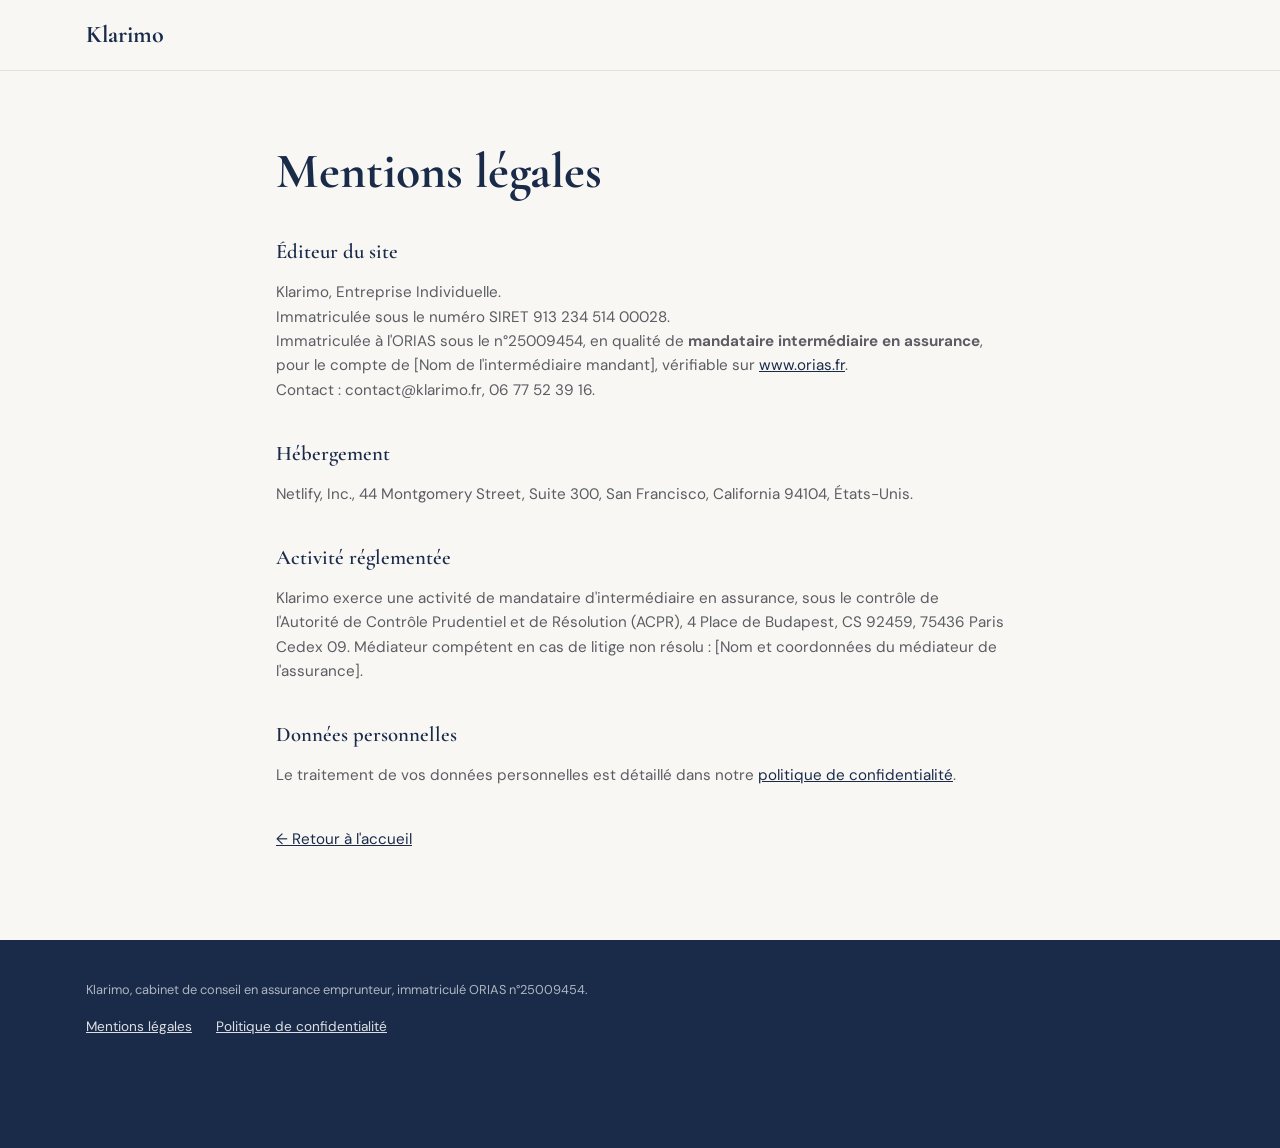
<file: mentions-legales.html>
<!DOCTYPE html>
<html lang="fr">
<head>
<meta charset="UTF-8">
<meta name="viewport" content="width=device-width, initial-scale=1.0">
<title>Mentions légales | Klarimo</title>
<meta name="robots" content="noindex, follow">
<link rel="canonical" href="https://etude.klarimo.fr/mentions-legales.html">
<link rel="icon" href="assets/favicon.svg" type="image/svg+xml">
<meta name="theme-color" content="#1A2B4A">
<link rel="preconnect" href="https://fonts.googleapis.com">
<link rel="preconnect" href="https://fonts.gstatic.com" crossorigin>
<link rel="stylesheet" href="https://fonts.googleapis.com/css2?family=Cormorant+Garamond:wght@500;600;700&family=DM+Sans:wght@400;500;700&display=swap">
<link rel="stylesheet" href="css/style.css">
<style>
  .legal-content { max-width: 760px; }
  .legal-content h2 { font-size: 1.3rem; margin-top: var(--space-lg); }
  .legal-content p, .legal-content li { font-size: 0.95rem; }
</style>
</head>
<body>
<a class="skip-link" href="#contenu-principal">Aller au contenu principal</a>
<header class="site-header">
  <div class="container header-inner">
    <a href="index.html" class="logo">Klarimo</a>
  </div>
</header>

<main id="contenu-principal">
  <section>
    <div class="container legal-content">
      <h1>Mentions légales</h1>

      <!--
        TODO avant mise en ligne : le nom de l'intermédiaire mandant
        (courtier, agent général ou mandataire d'assurance pour le compte
        duquel Klarimo agit) est obligatoire pour un mandataire
        intermédiaire en assurance (MIA). Cette information doit venir de
        Klarimo, elle ne peut pas être devinée.
      -->

      <h2>Éditeur du site</h2>
      <p>
        Klarimo, Entreprise Individuelle.<br>
        Immatriculée sous le numéro SIRET 913 234 514 00028.<br>
        Immatriculée à l'ORIAS sous le n°25009454, en qualité de <strong>mandataire intermédiaire en assurance</strong>, pour le compte de [Nom de l'intermédiaire mandant], vérifiable sur <a href="https://www.orias.fr" target="_blank" rel="noopener noreferrer">www.orias.fr</a>.<br>
        Contact : contact@klarimo.fr, 06 77 52 39 16.
      </p>

      <h2>Hébergement</h2>
      <p>Netlify, Inc., 44 Montgomery Street, Suite 300, San Francisco, California 94104, États-Unis.</p>

      <h2>Activité réglementée</h2>
      <p>
        Klarimo exerce une activité de mandataire d'intermédiaire en assurance, sous le contrôle de l'Autorité de Contrôle Prudentiel et de Résolution (ACPR), 4 Place de Budapest, CS 92459, 75436 Paris Cedex 09. Médiateur compétent en cas de litige non résolu : [Nom et coordonnées du médiateur de l'assurance].
      </p>

      <h2>Données personnelles</h2>
      <p>
        Le traitement de vos données personnelles est détaillé dans notre <a href="politique-confidentialite.html">politique de confidentialité</a>.
      </p>

      <p style="margin-top:var(--space-lg);"><a href="index.html">← Retour à l'accueil</a></p>
    </div>
  </section>
</main>

<footer class="site-footer">
  <div class="container footer-inner">
    <p class="footer-legal">Klarimo, cabinet de conseil en assurance emprunteur, immatriculé ORIAS n°25009454.</p>
    <nav aria-label="Liens légaux" class="footer-nav">
      <a href="mentions-legales.html">Mentions légales</a>
      <a href="politique-confidentialite.html">Politique de confidentialité</a>
    </nav>
  </div>
</footer>
</body>
</html>
</file>
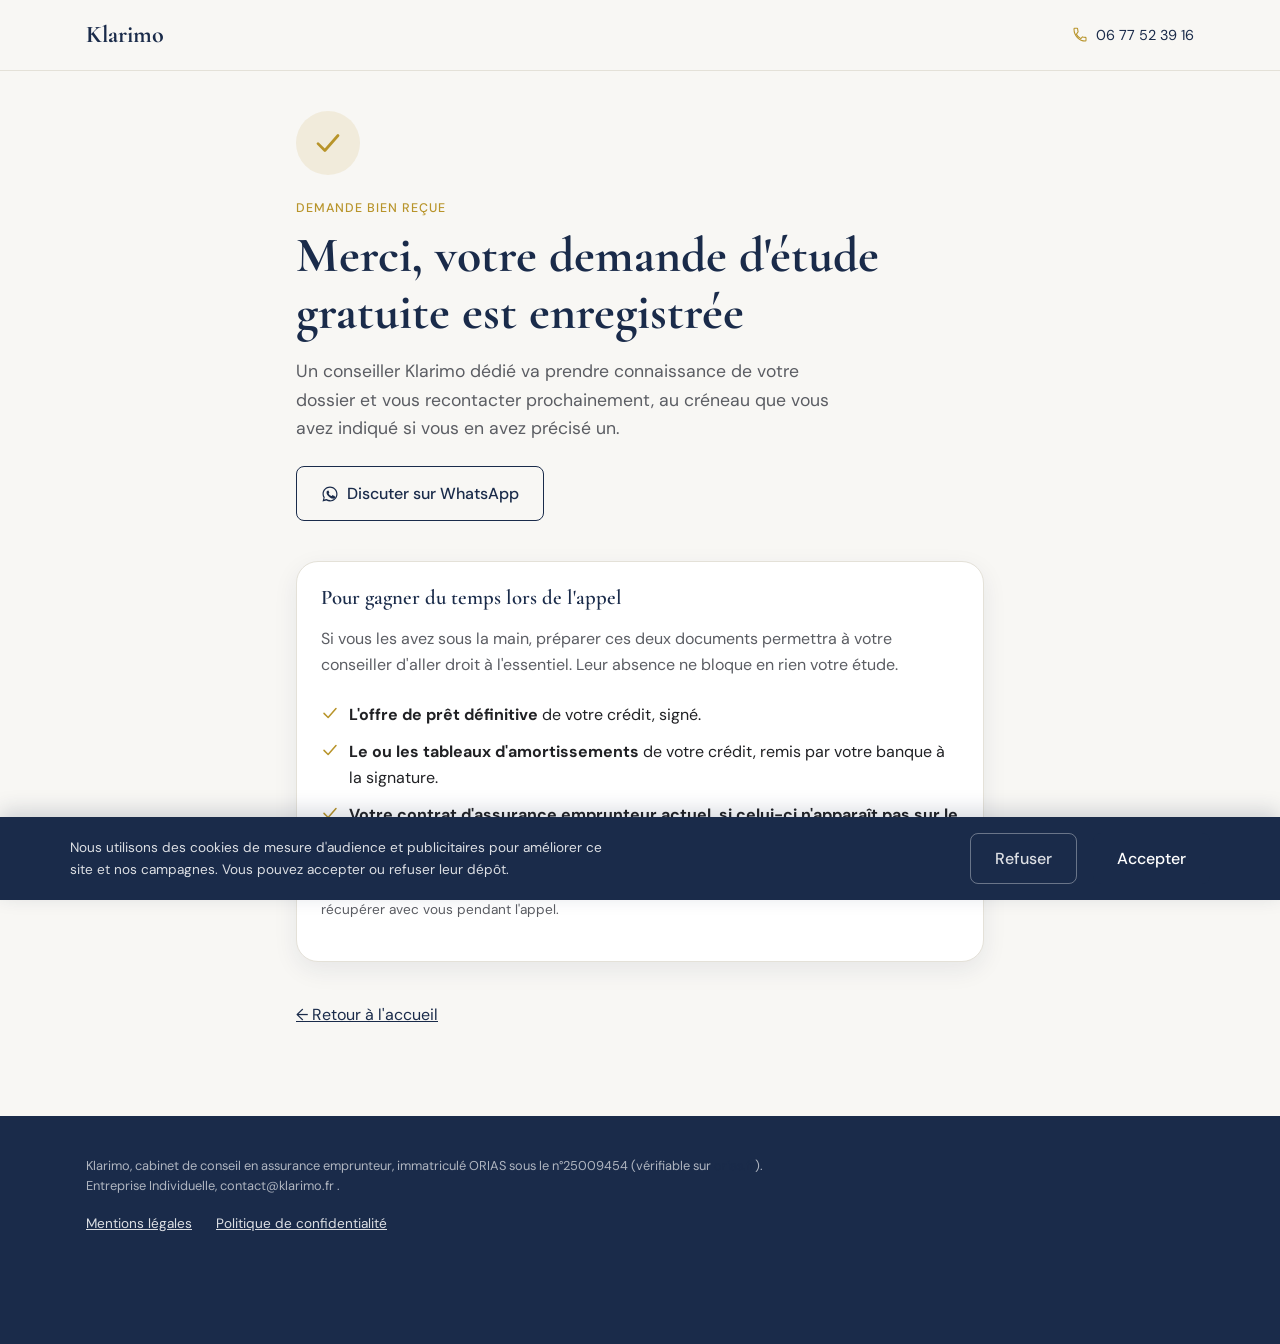
<file: merci.html>
<!DOCTYPE html>
<html lang="fr">
<head>
<meta charset="UTF-8">
<meta name="viewport" content="width=device-width, initial-scale=1.0">
<title>Votre demande est bien reçue | Klarimo</title>
<meta name="description" content="Votre demande d'étude gratuite d'assurance emprunteur a bien été enregistrée. Un conseiller Klarimo va vous recontacter.">
<link rel="canonical" href="https://etude.klarimo.fr/merci.html">
<meta name="robots" content="noindex, follow">
<link rel="icon" href="assets/favicon.svg" type="image/svg+xml">
<meta name="theme-color" content="#1A2B4A">

<link rel="preconnect" href="https://fonts.googleapis.com">
<link rel="preconnect" href="https://fonts.gstatic.com" crossorigin>
<link rel="stylesheet" href="https://fonts.googleapis.com/css2?family=Cormorant+Garamond:wght@500;600;700&family=DM+Sans:wght@400;500;700&display=swap">
<link rel="preload" as="style" href="css/style.css">
<link rel="stylesheet" href="css/style.css">

<!-- ========================================================================
  TRACKING : chargé uniquement après consentement, voir js/consent.js.
  L'événement de conversion (Lead / generate_lead) est déclenché une seule
  fois, dans le callback onLoaded ci-dessous, seulement si le visiteur a
  accepté les cookies. Conversions API : voir netlify/functions/capi-lead.js.
======================================================================== -->
</head>
<body>

<a class="skip-link" href="#contenu-principal">Aller au contenu principal</a>

<header class="site-header">
  <div class="container header-inner">
    <a href="index.html" class="logo">Klarimo</a>
    <a href="tel:+33677523916" class="header-phone" aria-label="Appeler le cabinet Klarimo">
      <svg width="16" height="16" viewBox="0 0 24 24" fill="none" aria-hidden="true"><path d="M6.6 10.8c1.4 2.8 3.8 5.1 6.6 6.6l2.2-2.2c.3-.3.7-.4 1-.2 1.1.4 2.3.6 3.6.6.6 0 1 .4 1 1V20c0 .6-.4 1-1 1C10.9 21 3 13.1 3 3c0-.6.4-1 1-1h3.5c.6 0 1 .4 1 1 0 1.2.2 2.4.6 3.6.1.4 0 .8-.3 1.1L6.6 10.8Z" stroke="currentColor" stroke-width="1.6" stroke-linejoin="round"/></svg>
      <span>06 77 52 39 16</span>
    </a>
  </div>
</header>

<main id="contenu-principal">
  <section class="hero" style="padding-bottom: var(--space-xl);">
    <div class="container" style="max-width: 720px;">

      <div class="benefit-icon" style="width:64px;height:64px;margin-bottom:var(--space-md);">
        <svg width="30" height="30" viewBox="0 0 24 24" fill="none" aria-hidden="true"><path d="M4 12.5 9.5 18 20 6" stroke="currentColor" stroke-width="2.2" stroke-linecap="round" stroke-linejoin="round"/></svg>
      </div>

      <p class="eyebrow">Demande bien reçue</p>
      <h1>Merci, votre demande d'étude gratuite est enregistrée</h1>
      <p class="hero-subtitle" id="merci-subtitle">Un conseiller Klarimo dédié va prendre connaissance de votre dossier et vous recontacter prochainement, au créneau que vous avez indiqué si vous en avez précisé un.</p>

      <p style="margin-top:var(--space-md);">
        <a href="https://wa.me/33677523916?text=Bonjour%2C%20je%20viens%20de%20faire%20une%20demande%20d'%C3%A9tude%20sur%20klarimo.fr%2C%20je%20souhaite%20%C3%A9changer%20avec%20vous."
           class="btn btn-secondary"
           target="_blank" rel="noopener noreferrer"
           style="display:inline-flex; align-items:center; gap:8px;">
          <svg width="18" height="18" viewBox="0 0 24 24" fill="currentColor" aria-hidden="true"><path d="M17.5 14.4c-.3-.1-1.6-.8-1.9-.9-.2-.1-.4-.1-.6.1-.2.3-.7.9-.8 1-.2.2-.3.2-.5.1-1.5-.7-2.5-1.3-3.5-3-.3-.5.3-.4.8-1.4.1-.2 0-.3 0-.5-.1-.1-.6-1.4-.8-1.9-.2-.5-.4-.4-.6-.4h-.5c-.2 0-.5.1-.7.3-.3.3-1 1-1 2.4s1 2.8 1.2 3c.1.2 2 3 4.8 4.3.7.3 1.2.5 1.6.6.7.2 1.3.2 1.8.1.5-.1 1.6-.7 1.9-1.3.2-.6.2-1.1.2-1.3-.1-.1-.3-.2-.5-.3Z"/><path d="M12 2C6.5 2 2 6.5 2 12c0 1.8.5 3.6 1.4 5.1L2 22l5.1-1.3C8.5 21.5 10.2 22 12 22c5.5 0 10-4.5 10-10S17.5 2 12 2Zm0 18c-1.6 0-3.2-.4-4.5-1.2l-.3-.2-3 .8.8-3-.2-.3C4 14.7 3.6 13.4 3.6 12c0-4.6 3.8-8.4 8.4-8.4s8.4 3.8 8.4 8.4-3.8 8.4-8.4 8.4Z"/></svg>
          Discuter sur WhatsApp
        </a>
      </p>

      <div class="form-card" style="margin-top: var(--space-lg);">
        <h2 style="font-size:1.3rem;">Pour gagner du temps lors de l'appel</h2>
        <p style="margin-bottom:var(--space-md);">Si vous les avez sous la main, préparer ces deux documents permettra à votre conseiller d'aller droit à l'essentiel. Leur absence ne bloque en rien votre étude.</p>

        <ul style="list-style:none; padding:0; margin:0; display:flex; flex-direction:column; gap:12px;">
          <li style="display:flex; gap:10px; align-items:flex-start;">
            <svg width="18" height="18" viewBox="0 0 24 24" fill="none" aria-hidden="true" style="color:var(--color-gold); flex-shrink:0; margin-top:2px;"><path d="M4 12.5 9.5 18 20 6" stroke="currentColor" stroke-width="2" stroke-linecap="round" stroke-linejoin="round"/></svg>
            <span><strong style="color:var(--color-text);">L'offre de prêt définitive</strong> de votre crédit, signé.</span>
          </li>
          <li style="display:flex; gap:10px; align-items:flex-start;">
            <svg width="18" height="18" viewBox="0 0 24 24" fill="none" aria-hidden="true" style="color:var(--color-gold); flex-shrink:0; margin-top:2px;"><path d="M4 12.5 9.5 18 20 6" stroke="currentColor" stroke-width="2" stroke-linecap="round" stroke-linejoin="round"/></svg>
            <span><strong style="color:var(--color-text);">Le ou les tableaux d'amortissements</strong> de votre crédit, remis par votre banque à la signature.</span>
          </li>
          <li style="display:flex; gap:10px; align-items:flex-start;">
            <svg width="18" height="18" viewBox="0 0 24 24" fill="none" aria-hidden="true" style="color:var(--color-gold); flex-shrink:0; margin-top:2px;"><path d="M4 12.5 9.5 18 20 6" stroke="currentColor" stroke-width="2" stroke-linecap="round" stroke-linejoin="round"/></svg>
            <span><strong style="color:var(--color-text);">Votre contrat d'assurance emprunteur actuel, si celui-ci n'apparaît pas sur le tableau d'amortissment</strong>, si vous l'avez à disposition.</span>
          </li>
        </ul>

        <p style="margin-top:var(--space-md); font-size:0.85rem;">Aucun de ces documents n'est obligatoire pour être recontacté : votre conseiller peut aussi les récupérer avec vous pendant l'appel.</p>
      </div>

      <p style="margin-top:var(--space-lg);"><a href="index.html">← Retour à l'accueil</a></p>
    </div>
  </section>
</main>

<footer class="site-footer">
  <div class="container footer-inner">
    <p class="footer-legal">
      Klarimo, cabinet de conseil en assurance emprunteur, immatriculé ORIAS sous le n°25009454 (vérifiable sur
      <a href="https://www.orias.fr" target="_blank" rel="noopener noreferrer">orias.fr</a>).
      Entreprise Individuelle, contact@klarimo.fr .
    </p>
    <nav aria-label="Liens légaux" class="footer-nav">
      <a href="mentions-legales.html">Mentions légales</a>
      <a href="politique-confidentialite.html">Politique de confidentialité</a>
    </nav>
  </div>
</footer>

<div class="cookie-consent" id="cookie-consent" role="dialog" aria-label="Gestion des cookies" hidden>
  <div class="cookie-consent-inner">
    <p>Nous utilisons des cookies de mesure d'audience et publicitaires pour améliorer ce site et nos campagnes. Vous pouvez accepter ou refuser leur dépôt.</p>
    <div class="cookie-consent-actions">
      <button type="button" class="btn btn-ghost" id="cookie-decline">Refuser</button>
      <button type="button" class="btn btn-primary" id="cookie-accept">Accepter</button>
    </div>
  </div>
</div>

<script>
  // Adapte le message de la page de remerciement selon le parcours choisi
  // (rappel classique vs transmission directe), mémorisé côté navigateur
  // juste avant la redirection depuis le formulaire. Lecture unique :
  // la clé est retirée aussitôt pour ne pas fausser une visite ultérieure.
  (function () {
    try {
      const parcours = sessionStorage.getItem("klarimo_parcours");
      sessionStorage.removeItem("klarimo_parcours");
      if (parcours === "direct") {
        const subtitle = document.getElementById("merci-subtitle");
        if (subtitle) {
          subtitle.textContent =
            "Nous préparons votre devis personnalisé à partir des informations et documents transmis. Vous serez recontacté par email dès qu'il sera prêt, sans appel nécessaire de votre part.";
        }
      }
    } catch (e) {
      /* silencieux : purement cosmétique, jamais bloquant */
    }
  })();
</script>
<script src="js/consent.js" defer></script>
<script>
  window.addEventListener("DOMContentLoaded", function () {
    window.KlarimoConsent.init({
      gtmId: "GTM-XXXXXXX",
      ga4Id: "G-XXXXXXXXXX",
      pixelId: "1676800553973517",
      events: ["PageView", "Lead"],
      onLoaded: function () {
        // Conversion GA4 : le formulaire vient d'être validé avec succès.
        if (typeof window.gtag === "function") {
          window.gtag("event", "generate_lead");
        }
        window.dataLayer = window.dataLayer || [];
        window.dataLayer.push({ event: "form_submit_success" });
      }
    });
  });
</script>
</body>
</html>
</file>
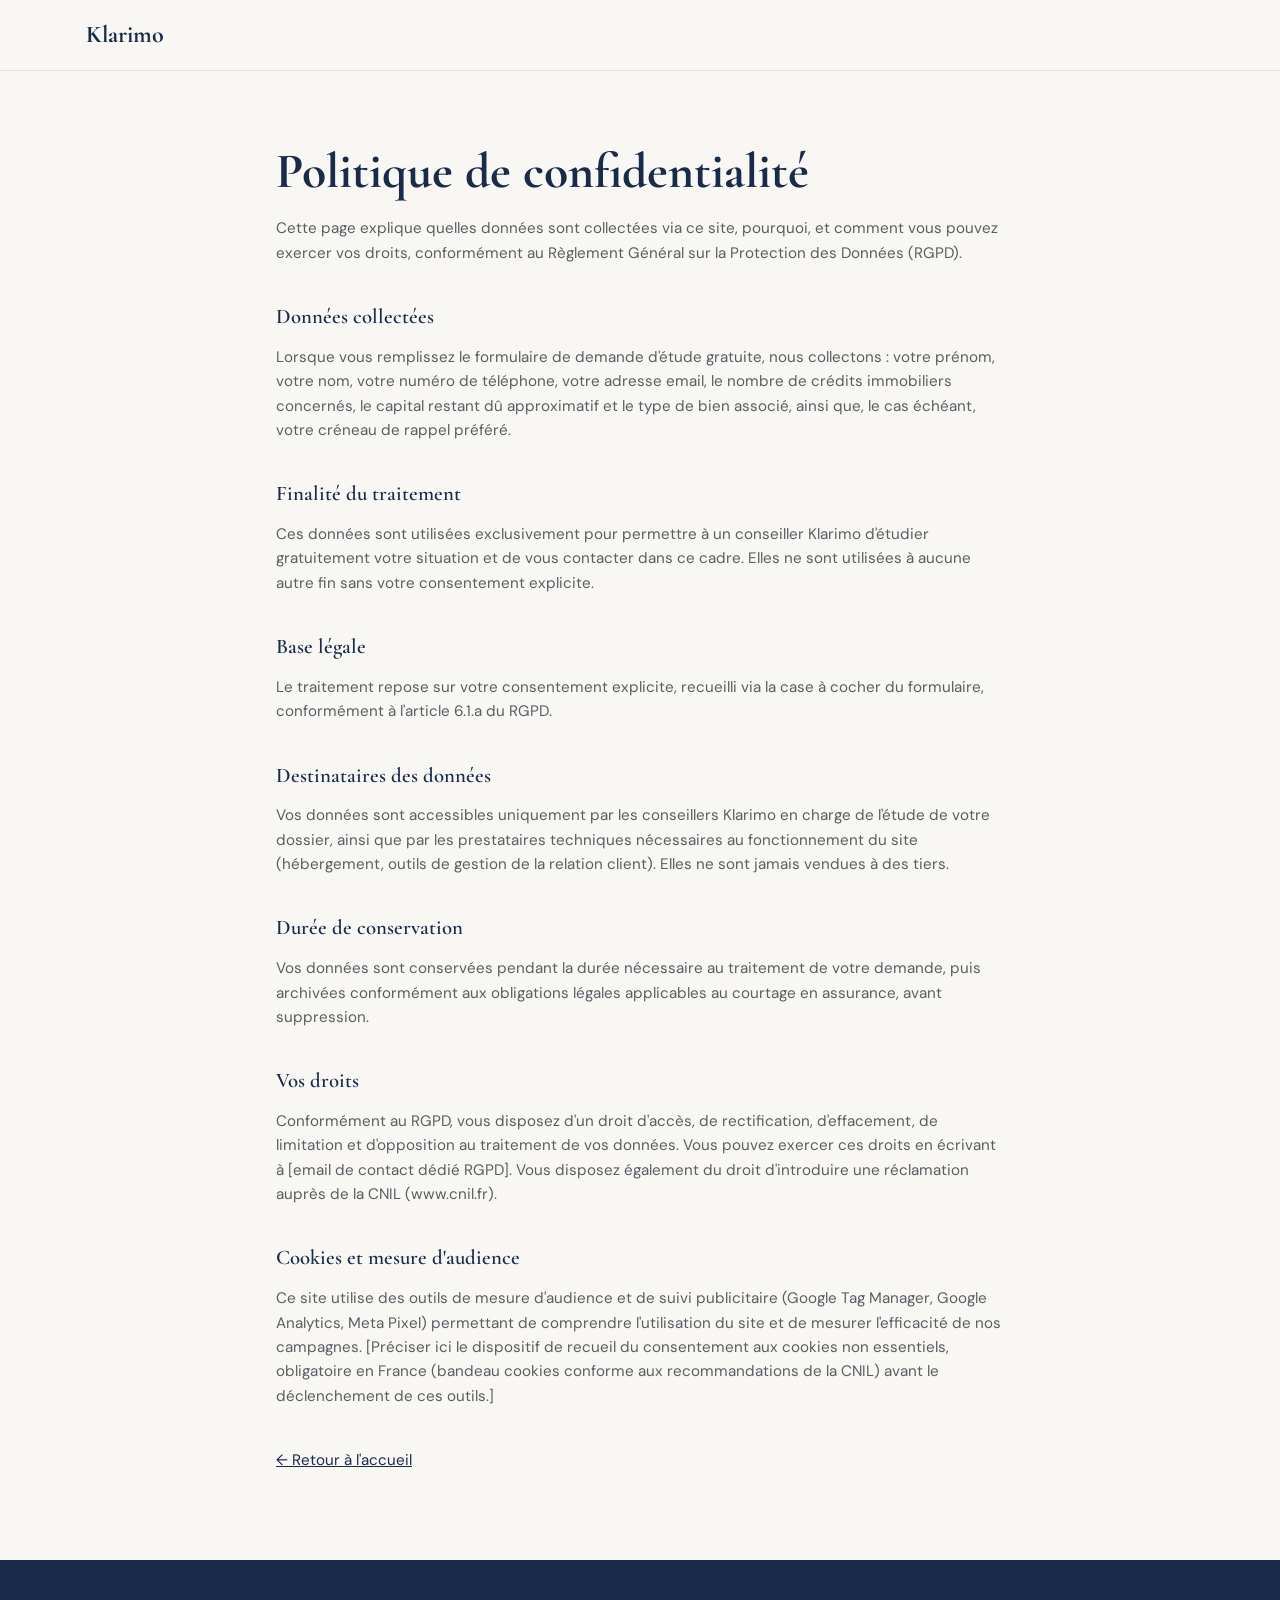
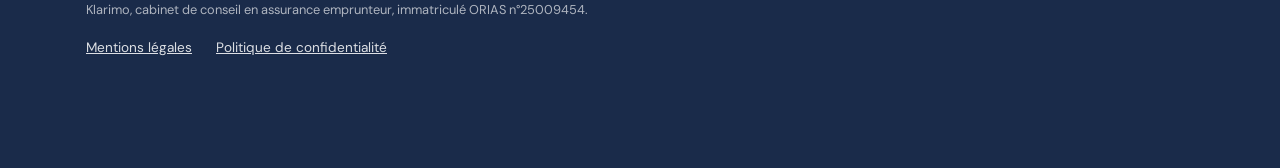
<file: politique-confidentialite.html>
<!DOCTYPE html>
<html lang="fr">
<head>
<meta charset="UTF-8">
<meta name="viewport" content="width=device-width, initial-scale=1.0">
<title>Politique de confidentialité | Klarimo</title>
<meta name="robots" content="noindex, follow">
<link rel="canonical" href="https://etude.klarimo.fr/politique-confidentialite.html">
<link rel="icon" href="assets/favicon.svg" type="image/svg+xml">
<meta name="theme-color" content="#1A2B4A">
<link rel="preconnect" href="https://fonts.googleapis.com">
<link rel="preconnect" href="https://fonts.gstatic.com" crossorigin>
<link rel="stylesheet" href="https://fonts.googleapis.com/css2?family=Cormorant+Garamond:wght@500;600;700&family=DM+Sans:wght@400;500;700&display=swap">
<link rel="stylesheet" href="css/style.css">
<style>
  .legal-content { max-width: 760px; }
  .legal-content h2 { font-size: 1.3rem; margin-top: var(--space-lg); }
  .legal-content p, .legal-content li { font-size: 0.95rem; }
</style>
</head>
<body>
<a class="skip-link" href="#contenu-principal">Aller au contenu principal</a>
<header class="site-header">
  <div class="container header-inner">
    <a href="index.html" class="logo">Klarimo</a>
  </div>
</header>

<main id="contenu-principal">
  <section>
    <div class="container legal-content">
      <h1>Politique de confidentialité</h1>
      <p>Cette page explique quelles données sont collectées via ce site, pourquoi, et comment vous pouvez exercer vos droits, conformément au Règlement Général sur la Protection des Données (RGPD).</p>

      <!-- TODO : faire relire cette page par un professionnel du droit avant mise en ligne. -->

      <h2>Données collectées</h2>
      <p>Lorsque vous remplissez le formulaire de demande d'étude gratuite, nous collectons : votre prénom, votre nom, votre numéro de téléphone, votre adresse email, le nombre de crédits immobiliers concernés, le capital restant dû approximatif et le type de bien associé, ainsi que, le cas échéant, votre créneau de rappel préféré.</p>

      <h2>Finalité du traitement</h2>
      <p>Ces données sont utilisées exclusivement pour permettre à un conseiller Klarimo d'étudier gratuitement votre situation et de vous contacter dans ce cadre. Elles ne sont utilisées à aucune autre fin sans votre consentement explicite.</p>

      <h2>Base légale</h2>
      <p>Le traitement repose sur votre consentement explicite, recueilli via la case à cocher du formulaire, conformément à l'article 6.1.a du RGPD.</p>

      <h2>Destinataires des données</h2>
      <p>Vos données sont accessibles uniquement par les conseillers Klarimo en charge de l'étude de votre dossier, ainsi que par les prestataires techniques nécessaires au fonctionnement du site (hébergement, outils de gestion de la relation client). Elles ne sont jamais vendues à des tiers.</p>

      <h2>Durée de conservation</h2>
      <p>Vos données sont conservées pendant la durée nécessaire au traitement de votre demande, puis archivées conformément aux obligations légales applicables au courtage en assurance, avant suppression.</p>

      <h2>Vos droits</h2>
      <p>Conformément au RGPD, vous disposez d'un droit d'accès, de rectification, d'effacement, de limitation et d'opposition au traitement de vos données. Vous pouvez exercer ces droits en écrivant à [email de contact dédié RGPD]. Vous disposez également du droit d'introduire une réclamation auprès de la CNIL (www.cnil.fr).</p>

      <h2>Cookies et mesure d'audience</h2>
      <p>Ce site utilise des outils de mesure d'audience et de suivi publicitaire (Google Tag Manager, Google Analytics, Meta Pixel) permettant de comprendre l'utilisation du site et de mesurer l'efficacité de nos campagnes. [Préciser ici le dispositif de recueil du consentement aux cookies non essentiels, obligatoire en France (bandeau cookies conforme aux recommandations de la CNIL) avant le déclenchement de ces outils.]</p>

      <p style="margin-top:var(--space-lg);"><a href="index.html">← Retour à l'accueil</a></p>
    </div>
  </section>
</main>

<footer class="site-footer">
  <div class="container footer-inner">
    <p class="footer-legal">Klarimo, cabinet de conseil en assurance emprunteur, immatriculé ORIAS n°25009454.</p>
    <nav aria-label="Liens légaux" class="footer-nav">
      <a href="mentions-legales.html">Mentions légales</a>
      <a href="politique-confidentialite.html">Politique de confidentialité</a>
    </nav>
  </div>
</footer>
</body>
</html>
</file>
<file: css/style.css>
/* ============================================================================
   KLARIMO : Étude gratuite assurance emprunteur
   CSS mobile-first, sans framework. Variables en tête pour un A/B testing
   rapide (changer une couleur / un espace ici impacte toute la page).
============================================================================ */

/* ---------------------------------------------------------------------------
   1. VARIABLES
--------------------------------------------------------------------------- */
:root {
  /* Palette */
  --color-bg: #F8F7F4;
  --color-surface: #FFFFFF;
  --color-blue: #1A2B4A;
  --color-blue-light: #29406b;
  --color-gold: #B8942A;
  --color-text: #202124;
  --color-text-muted: #5b5d63;
  --color-border: #e4e1d8;
  --color-success: #2f7a4f;
  --color-danger: #b3261e;

  /* Typographie */
  --font-title: 'Cormorant Garamond', Georgia, serif;
  --font-body: 'DM Sans', -apple-system, BlinkMacSystemFont, sans-serif;

  /* Rayons / ombres */
  --radius-sm: 8px;
  --radius-md: 14px;
  --radius-lg: 22px;
  --shadow-sm: 0 1px 2px rgba(26, 43, 74, 0.05), 0 1px 1px rgba(26, 43, 74, 0.04);
  --shadow-md: 0 8px 24px rgba(26, 43, 74, 0.08);

  /* Espacements */
  --space-xs: 8px;
  --space-sm: 16px;
  --space-md: 24px;
  --space-lg: 40px;
  --space-xl: 72px;

  --container-width: 1140px;
  --transition-fast: 150ms ease;
  --transition-base: 220ms ease;
}

/* ---------------------------------------------------------------------------
   2. RESET / BASE
--------------------------------------------------------------------------- */
*, *::before, *::after { box-sizing: border-box; }
html { -webkit-text-size-adjust: 100%; scroll-behavior: smooth; }
@media (prefers-reduced-motion: reduce) {
  html { scroll-behavior: auto; }
  *, *::before, *::after { animation-duration: 0.01ms !important; animation-iteration-count: 1 !important; transition-duration: 0.01ms !important; }
}

body {
  margin: 0;
  background: var(--color-bg);
  color: var(--color-text);
  font-family: var(--font-body);
  font-size: 16px;
  line-height: 1.6;
  -webkit-font-smoothing: antialiased;
}

img, svg { display: block; max-width: 100%; }

h1, h2, h3 {
  font-family: var(--font-title);
  font-weight: 600;
  color: var(--color-blue);
  line-height: 1.15;
  margin: 0 0 var(--space-sm);
}

h1 { font-size: clamp(2rem, 5vw, 3.1rem); font-weight: 700; }
h2 { font-size: clamp(1.6rem, 3vw, 2.3rem); }
h3 { font-size: 1.15rem; font-family: var(--font-body); font-weight: 500; color: var(--color-text); }

p { margin: 0 0 var(--space-sm); color: var(--color-text-muted); }

a { color: var(--color-blue); }

.container {
  width: 100%;
  max-width: var(--container-width);
  margin: 0 auto;
  padding: 0 var(--space-sm);
}

section { padding: var(--space-xl) 0; }

/* Accessibilité : focus visible partout, jamais supprimé */
a:focus-visible, button:focus-visible, input:focus-visible,
select:focus-visible, summary:focus-visible {
  outline: 2px solid var(--color-gold);
  outline-offset: 2px;
}

.visually-hidden {
  position: absolute;
  width: 1px; height: 1px;
  padding: 0; margin: -1px;
  overflow: hidden;
  clip: rect(0,0,0,0);
  white-space: nowrap;
  border: 0;
}

.skip-link {
  position: absolute;
  left: -9999px;
  top: 0;
  background: var(--color-blue);
  color: #fff;
  padding: 10px 16px;
  z-index: 1000;
  border-radius: 0 0 var(--radius-sm) 0;
}
.skip-link:focus { left: 0; }

/* ---------------------------------------------------------------------------
   3. BOUTONS
--------------------------------------------------------------------------- */
.btn {
  display: inline-flex;
  align-items: center;
  justify-content: center;
  gap: 8px;
  font-family: var(--font-body);
  font-weight: 500;
  font-size: 1rem;
  text-decoration: none;
  border: none;
  border-radius: var(--radius-sm);
  padding: 14px 24px;
  cursor: pointer;
  transition: transform var(--transition-fast), box-shadow var(--transition-fast), background var(--transition-fast);
}
.btn:active { transform: scale(0.98); }

.btn-primary {
  background: var(--color-blue);
  color: #fff;
}
.btn-primary:hover { background: var(--color-blue-light); box-shadow: var(--shadow-md); }

.btn-secondary {
  background: transparent;
  color: var(--color-blue);
  border: 1.5px solid var(--color-blue);
}
.btn-secondary:hover { background: var(--color-blue); color: #fff; }

.btn-ghost {
  background: transparent;
  color: var(--color-text-muted);
  border: 1.5px solid var(--color-border);
}
.btn-ghost:hover { border-color: var(--color-text-muted); }

.btn-large { padding: 17px 32px; font-size: 1.05rem; }
.btn-full { width: 100%; }

/* ---------------------------------------------------------------------------
   4. HEADER
--------------------------------------------------------------------------- */
.site-header {
  padding: var(--space-sm) 0;
  border-bottom: 1px solid var(--color-border);
  background: var(--color-bg);
  position: sticky;
  top: 0;
  z-index: 50;
}
.header-inner {
  display: flex;
  align-items: center;
  justify-content: space-between;
}
.logo {
  font-family: var(--font-title);
  font-size: 1.5rem;
  font-weight: 700;
  color: var(--color-blue);
  text-decoration: none;
}
.header-phone {
  display: flex;
  align-items: center;
  gap: 8px;
  font-size: 0.9rem;
  color: var(--color-blue);
  text-decoration: none;
}
.header-phone svg { color: var(--color-gold); }

/* ---------------------------------------------------------------------------
   5. HERO
--------------------------------------------------------------------------- */
.hero { padding-top: var(--space-lg); padding-bottom: var(--space-lg); }

.hero-grid {
  display: grid;
  grid-template-columns: 1fr;
  gap: var(--space-lg);
  align-items: start;
}

.eyebrow {
  text-transform: uppercase;
  letter-spacing: 0.08em;
  font-size: 0.78rem;
  font-weight: 500;
  color: var(--color-gold);
  margin-bottom: var(--space-xs);
}

.hero-subtitle { font-size: 1.1rem; color: var(--color-text-muted); max-width: 46ch; }

.badge-list {
  list-style: none;
  display: flex;
  flex-wrap: wrap;
  gap: 10px;
  padding: 0;
  margin: var(--space-md) 0;
}
.badge {
  display: inline-flex;
  align-items: center;
  gap: 6px;
  background: var(--color-surface);
  border: 1px solid var(--color-border);
  color: var(--color-text);
  font-size: 0.85rem;
  padding: 7px 12px;
  border-radius: 20px;
}
.badge svg { color: var(--color-gold); flex-shrink: 0; }

.hero-cta { margin-top: var(--space-sm); }

/* Carte formulaire */
.hero-form-wrapper { scroll-margin-top: 90px; }

.form-card {
  background: var(--color-surface);
  border: 1px solid var(--color-border);
  border-radius: var(--radius-lg);
  box-shadow: var(--shadow-md);
  padding: var(--space-md);
}

.form-header { margin-bottom: var(--space-sm); }
.form-eyebrow {
  text-transform: uppercase;
  letter-spacing: 0.08em;
  font-size: 0.7rem;
  color: var(--color-gold);
  margin-bottom: 4px;
}
.form-header h2 { font-size: 1.4rem; margin-bottom: var(--space-sm); }

.progress-bar {
  display: flex;
  gap: 6px;
  margin-bottom: 8px;
}
.progress-step {
  height: 4px;
  flex: 1;
  background: var(--color-border);
  border-radius: 4px;
  transition: background var(--transition-base);
}
.progress-step.is-active,
.progress-step.is-complete { background: var(--color-gold); }
.progress-label { font-size: 0.82rem; color: var(--color-text-muted); margin: 0; }

/* Champs de formulaire */
.field { margin-bottom: var(--space-sm); }
.field-row { display: grid; grid-template-columns: 1fr 1fr; gap: var(--space-sm); align-items: stretch; }
.field label {
  display: block;
  font-size: 0.88rem;
  font-weight: 500;
  color: var(--color-text);
  margin-bottom: 6px;
}
.field .optional { font-weight: 400; color: var(--color-text-muted); }
/* Alignement des paires de champs : quand un libellé fait deux lignes
   (ex. « Tableau(x) d'amortissement... ») et son voisin une seule, les deux
   champs restent quand même à la même hauteur dans la ligne (les deux
   colonnes de la grille sont déjà de même hauteur via align-items: stretch
   ci-dessus). En transformant chaque .field en colonne flex et en poussant
   son input/select tout en bas avec margin-top: auto, les deux champs de la
   paire démarrent visuellement à la même hauteur quel que soit le nombre de
   lignes de leurs libellés respectifs. */
.field-row .field {
  display: flex;
  flex-direction: column;
}
.field-row .field input,
.field-row .field select {
  margin-top: auto;
}

input[type="text"], input[type="tel"], input[type="email"], select {
  width: 100%;
  padding: 12px 14px;
  font-family: var(--font-body);
  font-size: 1rem;
  color: var(--color-text);
  background: var(--color-bg);
  border: 1.5px solid var(--color-border);
  border-radius: var(--radius-sm);
  transition: border-color var(--transition-fast);
  appearance: none;
}
select {
  background-image: url("data:image/svg+xml,%3Csvg xmlns='http://www.w3.org/2000/svg' viewBox='0 0 24 24' fill='none' stroke='%235b5d63' stroke-width='2'%3E%3Cpath d='m6 9 6 6 6-6'/%3E%3C/svg%3E");
  background-repeat: no-repeat;
  background-position: right 12px center;
  background-size: 18px;
  padding-right: 38px;
}
input:hover, select:hover { border-color: var(--color-text-muted); }
input:focus, select:focus { border-color: var(--color-blue); outline: none; box-shadow: 0 0 0 3px rgba(26,43,74,0.12); }
input[aria-invalid="true"], select[aria-invalid="true"] { border-color: var(--color-danger); }

.input-suffix { position: relative; }
.input-suffix input { padding-right: 34px; }
.input-suffix .suffix {
  position: absolute;
  right: 14px;
  top: 50%;
  transform: translateY(-50%);
  color: var(--color-text-muted);
  font-size: 0.95rem;
}

.field-help { font-size: 0.78rem; color: var(--color-text-muted); margin: 4px 0 0; }
.field-error {
  font-size: 0.82rem;
  color: var(--color-danger);
  margin: 6px 0 0;
  display: flex;
  align-items: center;
  gap: 4px;
}

.credit-block {
  border: 1px solid var(--color-border);
  border-radius: var(--radius-sm);
  padding: var(--space-sm);
  margin-bottom: var(--space-sm);
  background: var(--color-bg);
}
.credit-block-title {
  font-size: 0.82rem;
  font-weight: 500;
  color: var(--color-blue);
  margin: 0 0 10px;
  text-transform: uppercase;
  letter-spacing: 0.04em;
}

.field-checkbox {
  display: flex;
  align-items: flex-start;
  gap: 10px;
}
.field-checkbox input {
  width: 22px;
  height: 22px;
  margin-top: 2px;
  flex-shrink: 0;
  accent-color: var(--color-blue);
  cursor: pointer;
}
.field-checkbox label { font-size: 0.82rem; font-weight: 400; color: var(--color-text-muted); }

.form-confidentiality {
  display: flex;
  align-items: center;
  gap: 6px;
  font-size: 0.8rem;
  color: var(--color-text-muted);
  margin: var(--space-sm) 0;
}
.form-confidentiality svg { color: var(--color-gold); flex-shrink: 0; }

.form-step-actions { display: flex; gap: var(--space-sm); align-items: center; }
.form-step-actions .btn-ghost { flex-shrink: 0; }

.form-error-summary {
  margin-top: var(--space-sm);
  padding: 10px 14px;
  background: #fbeceb;
  color: var(--color-danger);
  border-radius: var(--radius-sm);
  font-size: 0.88rem;
}

.form-success {
  text-align: center;
  padding: var(--space-md) 0;
  color: var(--color-success);
}
.form-success svg { margin: 0 auto 10px; }
.form-success p { color: var(--color-success); font-weight: 500; }

/* Barre de progression affichée pendant l'envoi de la fiche et des
   documents du parcours "transmission directe" (voir js/script.js,
   section 5). Reste masquée pour le parcours "rappel", qui redirige
   immédiatement sans documents à transmettre. */
.upload-progress {
  margin-top: var(--space-sm);
  max-width: 320px;
  margin-left: auto;
  margin-right: auto;
}
.upload-progress-track {
  width: 100%;
  height: 8px;
  background: var(--color-border);
  border-radius: 999px;
  overflow: hidden;
}
.upload-progress-fill {
  height: 100%;
  width: 0%;
  background: var(--color-blue);
  border-radius: 999px;
  transition: width 0.3s ease;
}
.upload-progress-label {
  margin-top: 8px;
  font-size: 0.85rem;
  color: var(--color-text-muted);
  font-weight: 400;
}

/* ---------------------------------------------------------------------------
   6. TRUST BAR
--------------------------------------------------------------------------- */
.trust-bar {
  padding: var(--space-sm) 0;
  background: var(--color-surface);
  border-top: 1px solid var(--color-border);
  border-bottom: 1px solid var(--color-border);
}
.trust-bar-inner {
  display: flex;
  flex-wrap: wrap;
  gap: var(--space-sm) var(--space-lg);
  justify-content: center;
  text-align: center;
}
.trust-bar-inner p { margin: 0; font-size: 0.85rem; color: var(--color-text-muted); }
.trust-bar-inner strong { color: var(--color-blue); }

/* ---------------------------------------------------------------------------
   7. BÉNÉFICES
--------------------------------------------------------------------------- */
.benefits h2 { text-align: center; max-width: 32ch; margin-left: auto; margin-right: auto; }
.benefits-grid {
  display: grid;
  grid-template-columns: 1fr;
  gap: var(--space-sm);
  margin-top: var(--space-lg);
}
.benefit-card {
  background: var(--color-surface);
  border: 1px solid var(--color-border);
  border-radius: var(--radius-md);
  padding: var(--space-md);
  transition: box-shadow var(--transition-base), transform var(--transition-base);
}
.benefit-card:hover { box-shadow: var(--shadow-md); transform: translateY(-2px); }
.benefit-icon {
  width: 44px; height: 44px;
  border-radius: 50%;
  background: rgba(184, 148, 42, 0.12);
  color: var(--color-gold);
  display: flex; align-items: center; justify-content: center;
  margin-bottom: var(--space-sm);
}
.benefit-card h3 { font-family: var(--font-title); font-size: 1.25rem; font-weight: 600; color: var(--color-blue); }
.benefits-disclaimer { font-size: 0.78rem; color: var(--color-text-muted); margin-top: var(--space-sm); text-align: center; }

/* ---------------------------------------------------------------------------
   8. LOI LEMOINE
--------------------------------------------------------------------------- */
.lemoine { background: var(--color-blue); }
.lemoine-grid {
  display: grid;
  grid-template-columns: 1fr;
  gap: var(--space-md);
  align-items: start;
}
.lemoine h2 { color: #fff; }
.lemoine-false {
  font-family: var(--font-title);
  font-size: clamp(3rem, 8vw, 5rem);
  font-weight: 700;
  color: var(--color-gold);
  margin: 0;
  line-height: 1;
}
.lemoine-text p { color: rgba(255,255,255,0.82); font-size: 1.05rem; }

/* ---------------------------------------------------------------------------
   8b. SIMULATEUR D'ÉCONOMIE
--------------------------------------------------------------------------- */
.simulateur { text-align: center; }
.simulateur-container { max-width: 640px; }
.simulateur-intro { color: var(--color-text-muted); margin-bottom: var(--space-md); }
.simulateur-card {
  background: var(--color-surface);
  border: 1px solid var(--color-border);
  border-radius: var(--radius-lg);
  box-shadow: var(--shadow-sm);
  padding: var(--space-md);
  text-align: left;
}
.simulateur-fields {
  display: grid;
  grid-template-columns: 1fr;
  gap: var(--space-sm);
  margin-bottom: var(--space-sm);
}
.simulateur-btn { width: 100%; }
.simulateur-resultat {
  margin-top: var(--space-md);
  padding-top: var(--space-md);
  border-top: 1px solid var(--color-border);
  text-align: center;
}
.simulateur-resultat-label { color: var(--color-text-muted); font-size: 0.9rem; margin-bottom: 4px; }
.simulateur-resultat-montant {
  font-family: var(--font-title);
  font-size: clamp(1.8rem, 5vw, 2.4rem);
  font-weight: 700;
  color: var(--color-gold);
  margin: 0 0 var(--space-xs);
}
.simulateur-reassurance { font-size: 0.85rem; color: var(--color-text-muted); margin-bottom: var(--space-sm); }
.simulateur-resultat .btn { display: inline-block; }
.simulateur-disclaimer { font-size: 0.76rem; color: var(--color-text-muted); margin: var(--space-sm) 0 0; text-align: center; }

/* Version compacte du simulateur intégrée directement dans le hero, pour
   qu'elle soit visible sans avoir à faire défiler la page (au même titre
   que le formulaire de contact, déjà présent dans le hero). */
.simulateur-hero {
  border-color: var(--color-gold);
  box-shadow: var(--shadow-md);
  margin: var(--space-md) 0;
  text-align: left;
}
.simulateur-eyebrow {
  text-transform: uppercase;
  letter-spacing: 0.08em;
  font-size: 0.72rem;
  font-weight: 500;
  color: var(--color-gold);
  margin-bottom: 4px;
}
.simulateur-hero h2 { font-size: 1.2rem; margin-bottom: var(--space-sm); }
.simulateur-hero .simulateur-disclaimer { text-align: left; }

/* ---------------------------------------------------------------------------
   9. TIMELINE
--------------------------------------------------------------------------- */
.how-it-works h2 { text-align: center; }
.timeline {
  list-style: none;
  padding: 0;
  margin: var(--space-lg) 0;
  display: grid;
  grid-template-columns: 1fr;
  gap: var(--space-md);
  counter-reset: step;
}
.timeline-step { text-align: center; padding: 0 var(--space-sm); }
.step-number {
  display: flex;
  align-items: center;
  justify-content: center;
  width: 48px; height: 48px;
  margin: 0 auto var(--space-sm);
  border-radius: 50%;
  background: var(--color-blue);
  color: #fff;
  font-family: var(--font-title);
  font-size: 1.3rem;
  font-weight: 700;
}
.timeline-step h3 { font-weight: 600; margin-bottom: 6px; }
.how-it-works { text-align: center; }
.how-it-works .btn { margin-top: var(--space-sm); }

/* ---------------------------------------------------------------------------
   10. POURQUOI NOUS
--------------------------------------------------------------------------- */
.why-us { background: var(--color-surface); }
.why-us h2 { text-align: center; max-width: 34ch; margin: 0 auto var(--space-lg); }
.why-grid {
  list-style: none;
  padding: 0;
  margin: 0;
  display: grid;
  grid-template-columns: 1fr;
  gap: var(--space-md);
}
.why-item { padding-left: var(--space-md); border-left: 2px solid var(--color-gold); }
.why-item h3 { font-family: var(--font-title); font-size: 1.2rem; font-weight: 600; color: var(--color-blue); }

/* ---------------------------------------------------------------------------
   11. FAQ
--------------------------------------------------------------------------- */
.faq-container { max-width: 760px; }
.faq h2 { text-align: center; }
.faq-list { margin-top: var(--space-lg); }
.faq-item {
  border-bottom: 1px solid var(--color-border);
}
.faq-item summary {
  display: flex;
  align-items: center;
  justify-content: space-between;
  gap: var(--space-sm);
  padding: var(--space-sm) 0;
  font-weight: 500;
  color: var(--color-blue);
  cursor: pointer;
  list-style: none;
}
.faq-item summary::-webkit-details-marker { display: none; }
.faq-item .chevron { color: var(--color-gold); flex-shrink: 0; transition: transform var(--transition-base); }
.faq-item[open] .chevron { transform: rotate(180deg); }
.faq-answer { padding: 0 0 var(--space-sm); }
.faq-answer p { margin: 0; }

/* ---------------------------------------------------------------------------
   12. CTA FINAL
--------------------------------------------------------------------------- */
.final-cta { background: var(--color-bg); }
.final-cta-inner {
  text-align: center;
  max-width: 640px;
  margin: 0 auto;
}
.final-cta h2 { margin-bottom: var(--space-md); }

/* ---------------------------------------------------------------------------
   13. FOOTER
--------------------------------------------------------------------------- */
.site-footer {
  background: var(--color-blue);
  color: rgba(255,255,255,0.7);
  padding: var(--space-lg) 0 calc(var(--space-lg) + 70px);
}
.footer-legal { font-size: 0.8rem; color: rgba(255,255,255,0.65); max-width: 80ch; }
.footer-nav { display: flex; gap: var(--space-md); margin-top: var(--space-sm); }
.footer-nav a { color: rgba(255,255,255,0.85); font-size: 0.85rem; text-decoration: underline; }

/* ---------------------------------------------------------------------------
   14. STICKY CTA MOBILE
--------------------------------------------------------------------------- */
.sticky-cta {
  position: fixed;
  bottom: 0; left: 0; right: 0;
  padding: 10px var(--space-sm);
  background: var(--color-surface);
  border-top: 1px solid var(--color-border);
  box-shadow: 0 -6px 16px rgba(26,43,74,0.08);
  z-index: 60;
  transform: translateY(0);
  transition: transform var(--transition-base);
}
.sticky-cta[hidden] { display: none; }

/* ---------------------------------------------------------------------------
   14b. BANDEAU CONSENTEMENT COOKIES
--------------------------------------------------------------------------- */
.cookie-consent {
  position: fixed;
  left: 0; right: 0; bottom: 0;
  z-index: 70; /* au-dessus du CTA sticky mobile (60) */
  background: var(--color-blue);
  padding: var(--space-sm);
  box-shadow: 0 -6px 20px rgba(26,43,74,0.18);
}
.cookie-consent[hidden] { display: none; }
.cookie-consent-inner {
  max-width: var(--container-width);
  margin: 0 auto;
  display: flex;
  flex-direction: column;
  gap: var(--space-sm);
}
.cookie-consent-inner p { color: rgba(255,255,255,0.85); font-size: 0.85rem; margin: 0; }
.cookie-consent-actions { display: flex; gap: var(--space-sm); }
.cookie-consent-actions .btn-ghost { color: rgba(255,255,255,0.85); border-color: rgba(255,255,255,0.35); }
.cookie-consent-actions .btn-ghost:hover { border-color: #fff; }

@media (min-width: 640px) {
  .cookie-consent-inner { flex-direction: row; align-items: center; justify-content: space-between; }
  .cookie-consent-inner p { max-width: 60ch; }
  .cookie-consent-actions { flex-shrink: 0; }
}

/* ---------------------------------------------------------------------------
   15. RESPONSIVE : DESKTOP (>= 960px)
--------------------------------------------------------------------------- */
@media (min-width: 960px) {
  .hero-grid { grid-template-columns: 1.15fr 1fr; gap: var(--space-xl); }
  .field-row { grid-template-columns: 1fr 1fr; }
  .simulateur-fields { grid-template-columns: 1fr 1fr; }
  .benefits-grid { grid-template-columns: repeat(4, 1fr); }
  .lemoine-grid { grid-template-columns: 0.9fr 1.4fr; }
  .timeline { grid-template-columns: repeat(3, 1fr); }
  .why-grid { grid-template-columns: repeat(3, 1fr); }
  .sticky-cta { display: none; } /* le CTA est déjà visible dans le hero desktop */
}

@media (min-width: 640px) and (max-width: 959px) {
  .benefits-grid { grid-template-columns: repeat(2, 1fr); }
  .why-grid { grid-template-columns: repeat(2, 1fr); }
}

/* ====================================================================
   PARCOURS DÉTAILLÉ : choix entre "être rappelé" et "transmettre
   directement mes informations", et bloc de champs détaillés associé
   (état civil, profession, situation familiale, co-emprunteur,
   documents). Réutilise les mêmes conventions visuelles que les blocs
   crédit existants (.credit-block) pour rester cohérent.
==================================================================== */

input[type="date"], input[type="number"], input[type="file"] {
  width: 100%;
  padding: 12px 14px;
  font-family: var(--font-body);
  font-size: 1rem;
  color: var(--color-text);
  background: var(--color-bg);
  border: 1.5px solid var(--color-border);
  border-radius: var(--radius-sm);
  transition: border-color var(--transition-fast);
}
input[type="date"]:hover, input[type="number"]:hover, input[type="file"]:hover { border-color: var(--color-text-muted); }
input[type="date"]:focus, input[type="number"]:focus, input[type="file"]:focus { border-color: var(--color-blue); outline: none; box-shadow: 0 0 0 3px rgba(26,43,74,0.12); }

.parcours-choice { margin-bottom: var(--space-sm); }
.parcours-choice-label {
  font-size: 0.88rem;
  font-weight: 500;
  color: var(--color-text);
  margin-bottom: 10px;
}
.parcours-options {
  display: grid;
  grid-template-columns: 1fr 1fr;
  gap: var(--space-xs);
}
@media (max-width: 640px) {
  .parcours-options { grid-template-columns: 1fr; }
}
.parcours-option {
  display: flex;
  flex-direction: column;
  gap: 4px;
  padding: var(--space-sm);
  border: 1.5px solid var(--color-border);
  border-radius: var(--radius-sm);
  cursor: pointer;
  background: var(--color-bg);
  transition: border-color var(--transition-fast), background var(--transition-fast);
}
.parcours-option:hover { border-color: var(--color-text-muted); }
.parcours-option:has(input:checked) {
  border-color: var(--color-blue);
  background: rgba(26,43,74,0.05);
}
.parcours-option input[type="radio"] {
  width: 22px;
  height: 22px;
  margin: 0 0 6px;
  accent-color: var(--color-blue);
  cursor: pointer;
}
.parcours-option-title { font-size: 0.92rem; font-weight: 600; color: var(--color-text); }
.parcours-option-desc { font-size: 0.8rem; color: var(--color-text-muted); }

.bloc-parcours-direct { margin-top: var(--space-sm); }
.parcours-direct-intro {
  font-size: 0.85rem;
  background: rgba(184,148,42,0.1);
  border: 1px solid rgba(184,148,42,0.3);
  border-radius: var(--radius-sm);
  padding: var(--space-xs) var(--space-sm);
  margin-bottom: var(--space-sm);
}

.sous-bloc {
  border: 1px solid var(--color-border);
  border-radius: var(--radius-sm);
  padding: var(--space-sm);
  margin: 0 0 var(--space-sm);
  background: var(--color-bg);
}
.sous-bloc legend {
  font-size: 0.82rem;
  font-weight: 500;
  color: var(--color-blue);
  text-transform: uppercase;
  letter-spacing: 0.04em;
  padding: 0 4px;
}

.field-upload input[type="file"] { padding: 10px 14px; font-size: 0.9rem; }
.upload-intro { font-size: 0.82rem; }
.upload-status {
  font-size: 0.82rem;
  margin-top: var(--space-xs);
  padding: 8px 12px;
  border-radius: var(--radius-sm);
}
.upload-status.is-progress { background: rgba(26,43,74,0.08); color: var(--color-blue); }
.upload-status.is-success { background: rgba(47,122,79,0.1); color: var(--color-success); }
.upload-status.is-error { background: rgba(179,38,30,0.1); color: var(--color-danger); }
</file>
